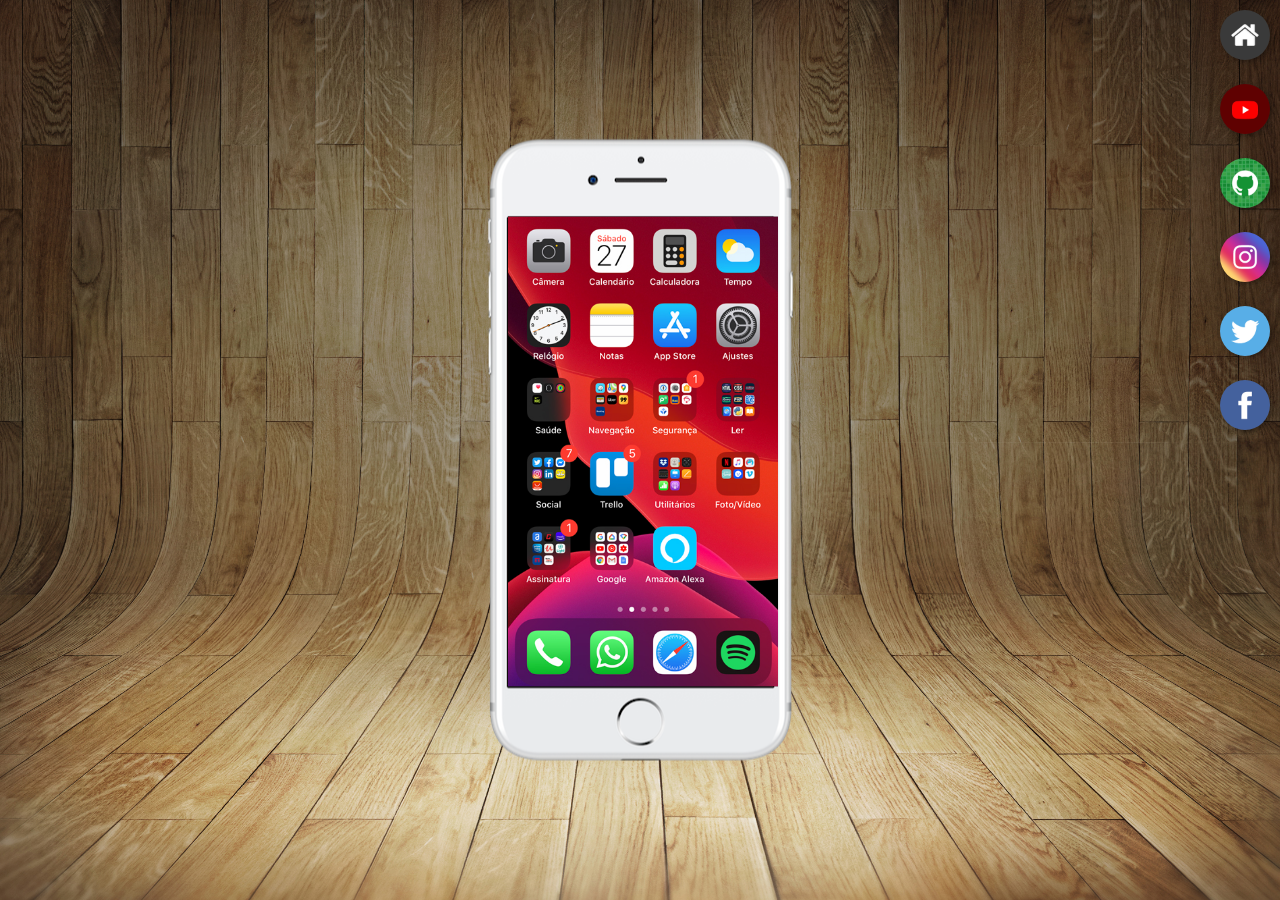
<file: index.html>
<!DOCTYPE html>
<html lang="pt-br">
<head>
    <meta charset="UTF-8">
    <meta name="viewport" content="width=device-width, initial-scale=1.0">
    <title>Projeto Social</title>
    <link rel="stylesheet" href="estilo/style.css">
</head>
<body>
    <main>
        <section id="telefone">
            <iframe src="home.html" name="tela" id="tela" frameborder="0"></iframe>

        </section>
        <section id="redes">
            <a href="home.html" target="tela"><img src="imagens/logo-home.jpg" alt="Home"></a> <br>
            <a href="#" target="tela"><img src="imagens/logo-youtube.jpg" alt="Youtube"></a> <br>
            <a href="#" target="tela"><img src="imagens/logo-github.jpg" alt="GitHub"></a> <br>
            <a href="#" target="tela"><img src="imagens/logo-instagram.jpg" alt="Instagram"></a> <br>
            <a href="#" target="tela"><img src="imagens/logo-twitter.jpg" alt="Twitter"></a> <br>
            <a href="#" target="tela"><img src="imagens/logo-facebook.jpg" alt="Facebook"></a>
        </section>
    </main>
</body>
</html>
</file>
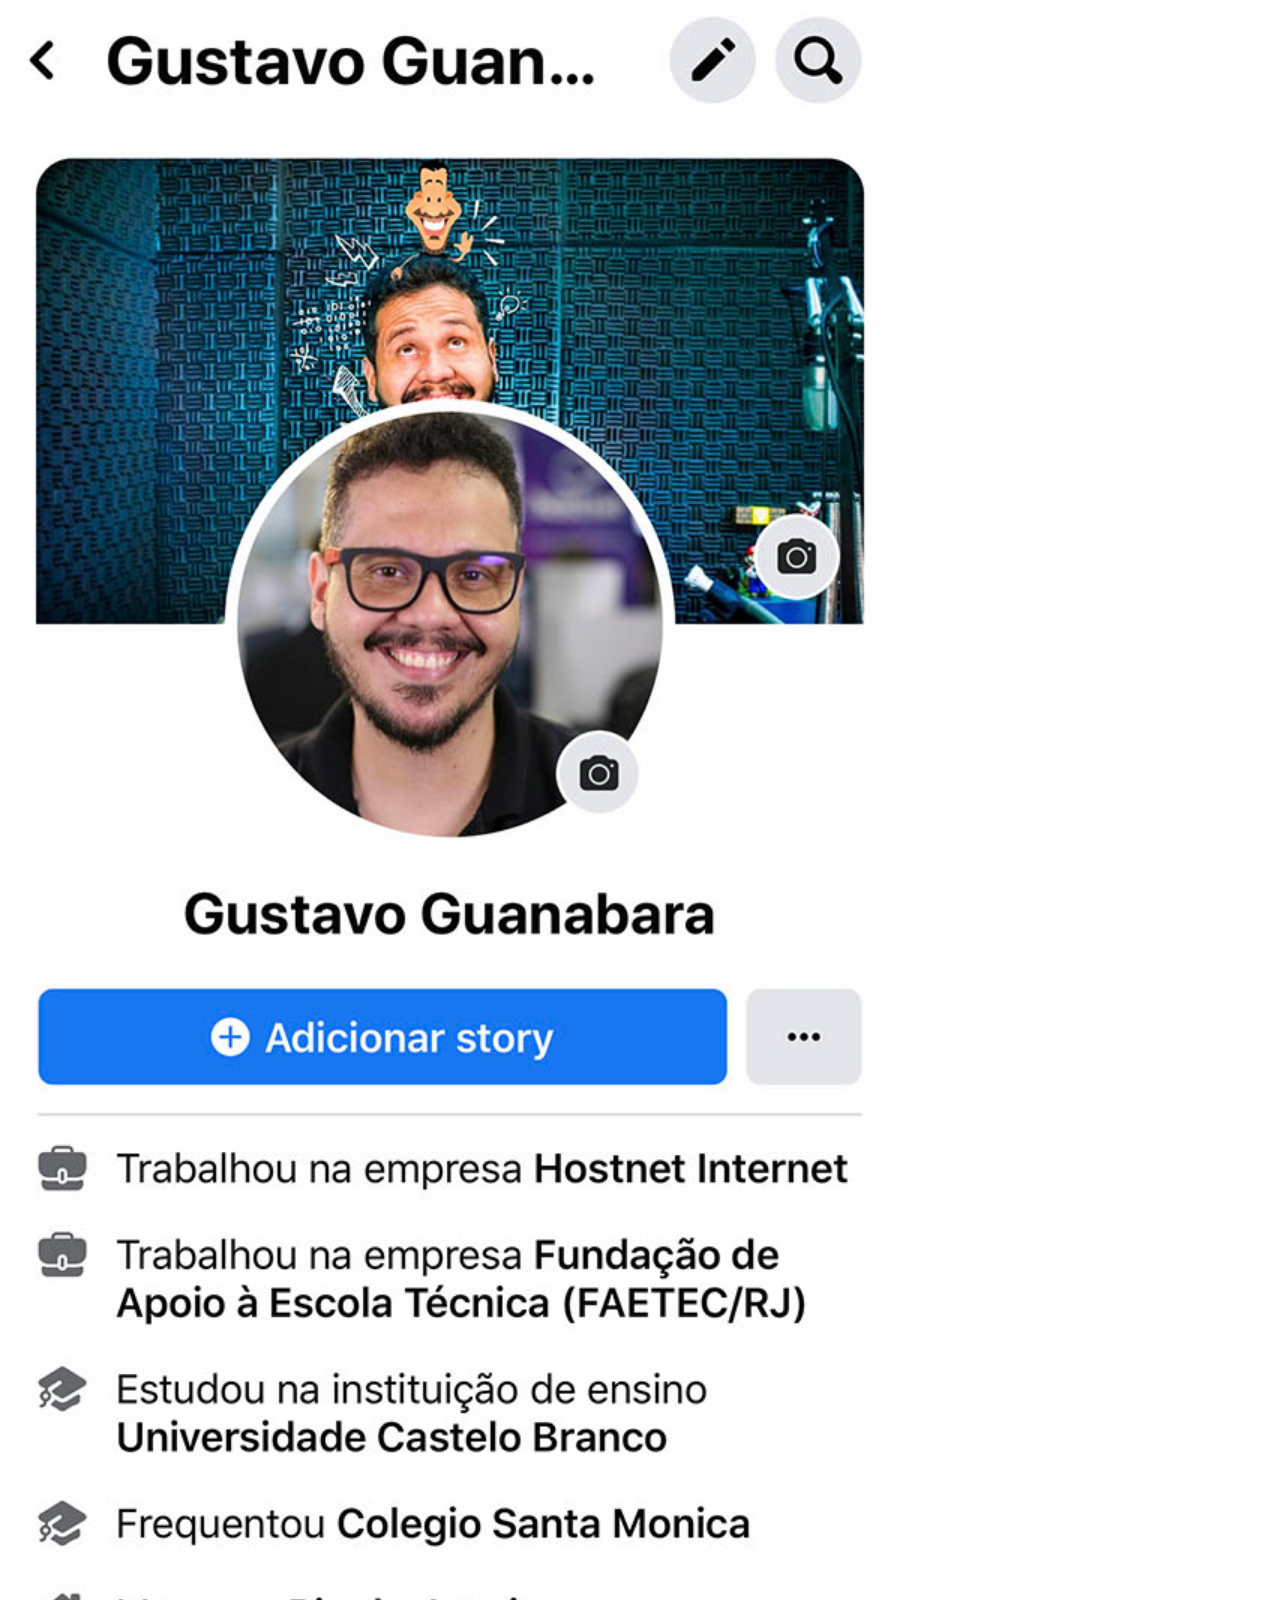
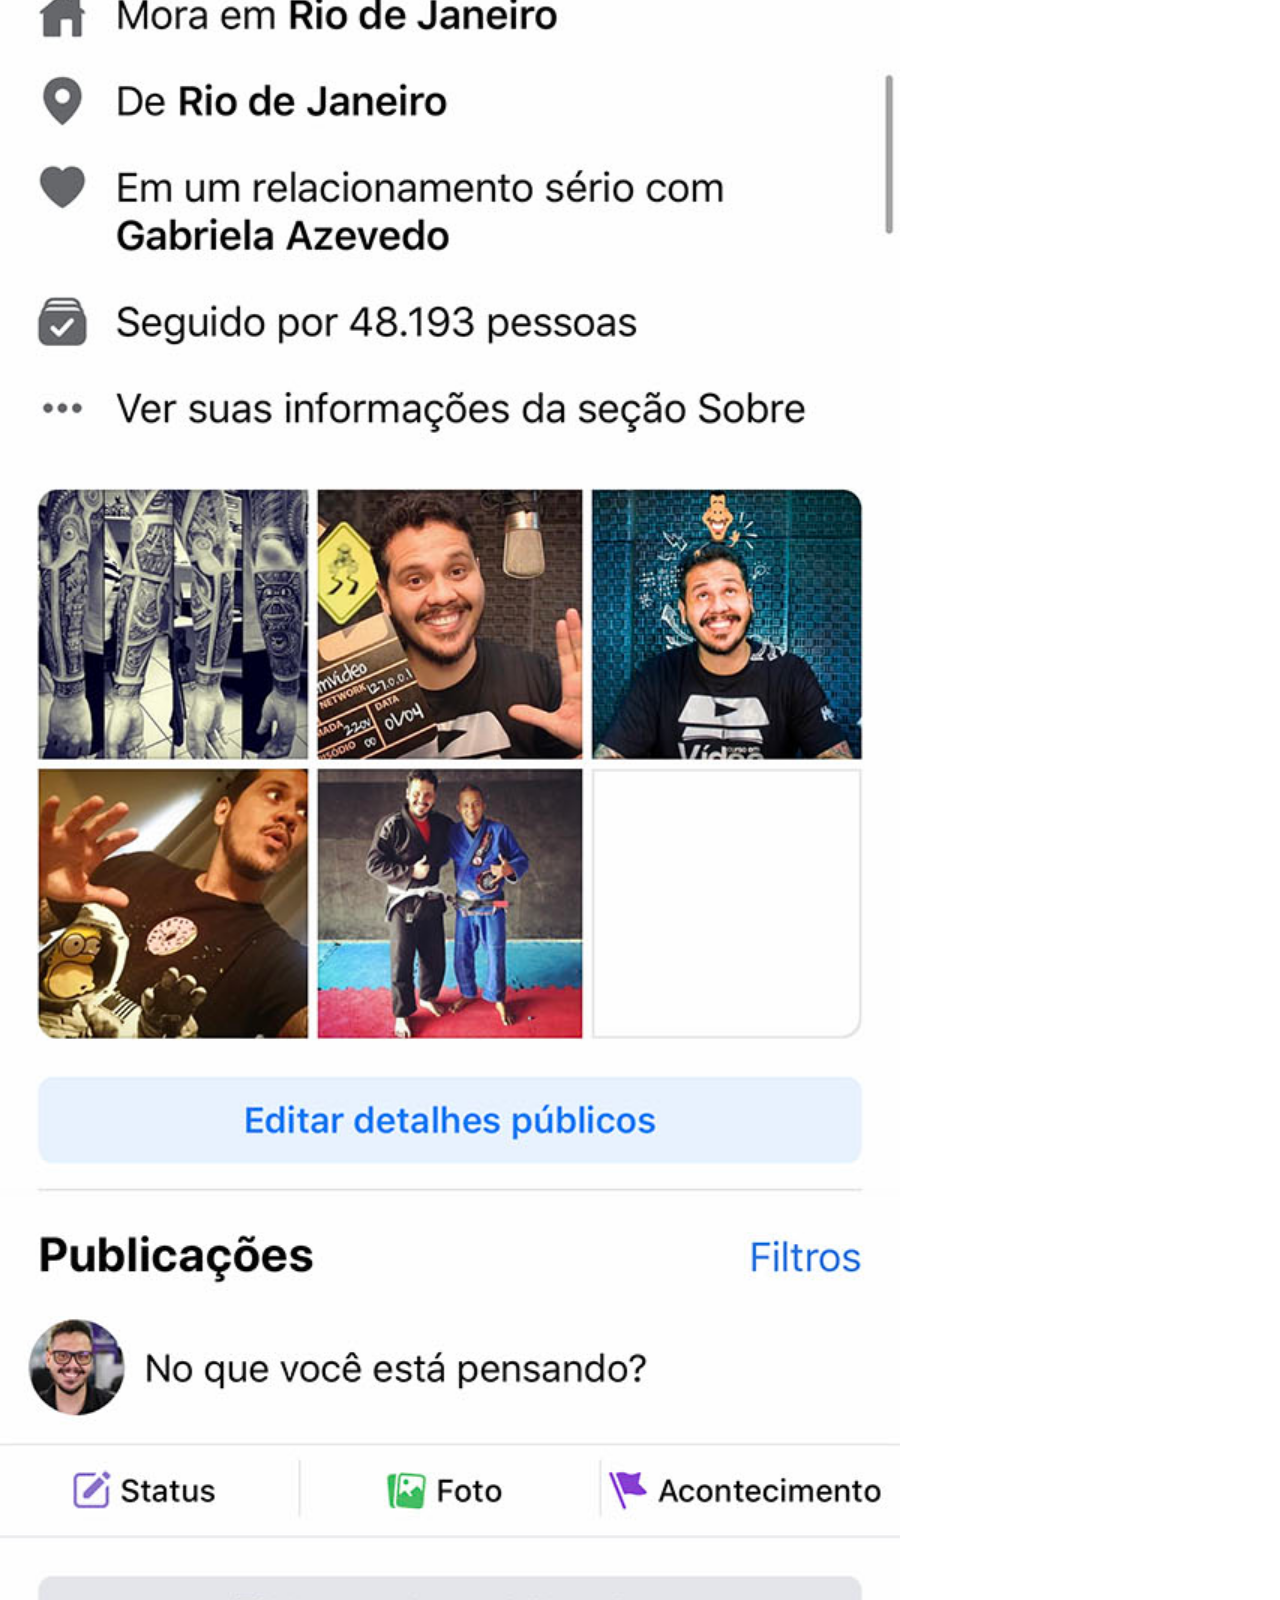
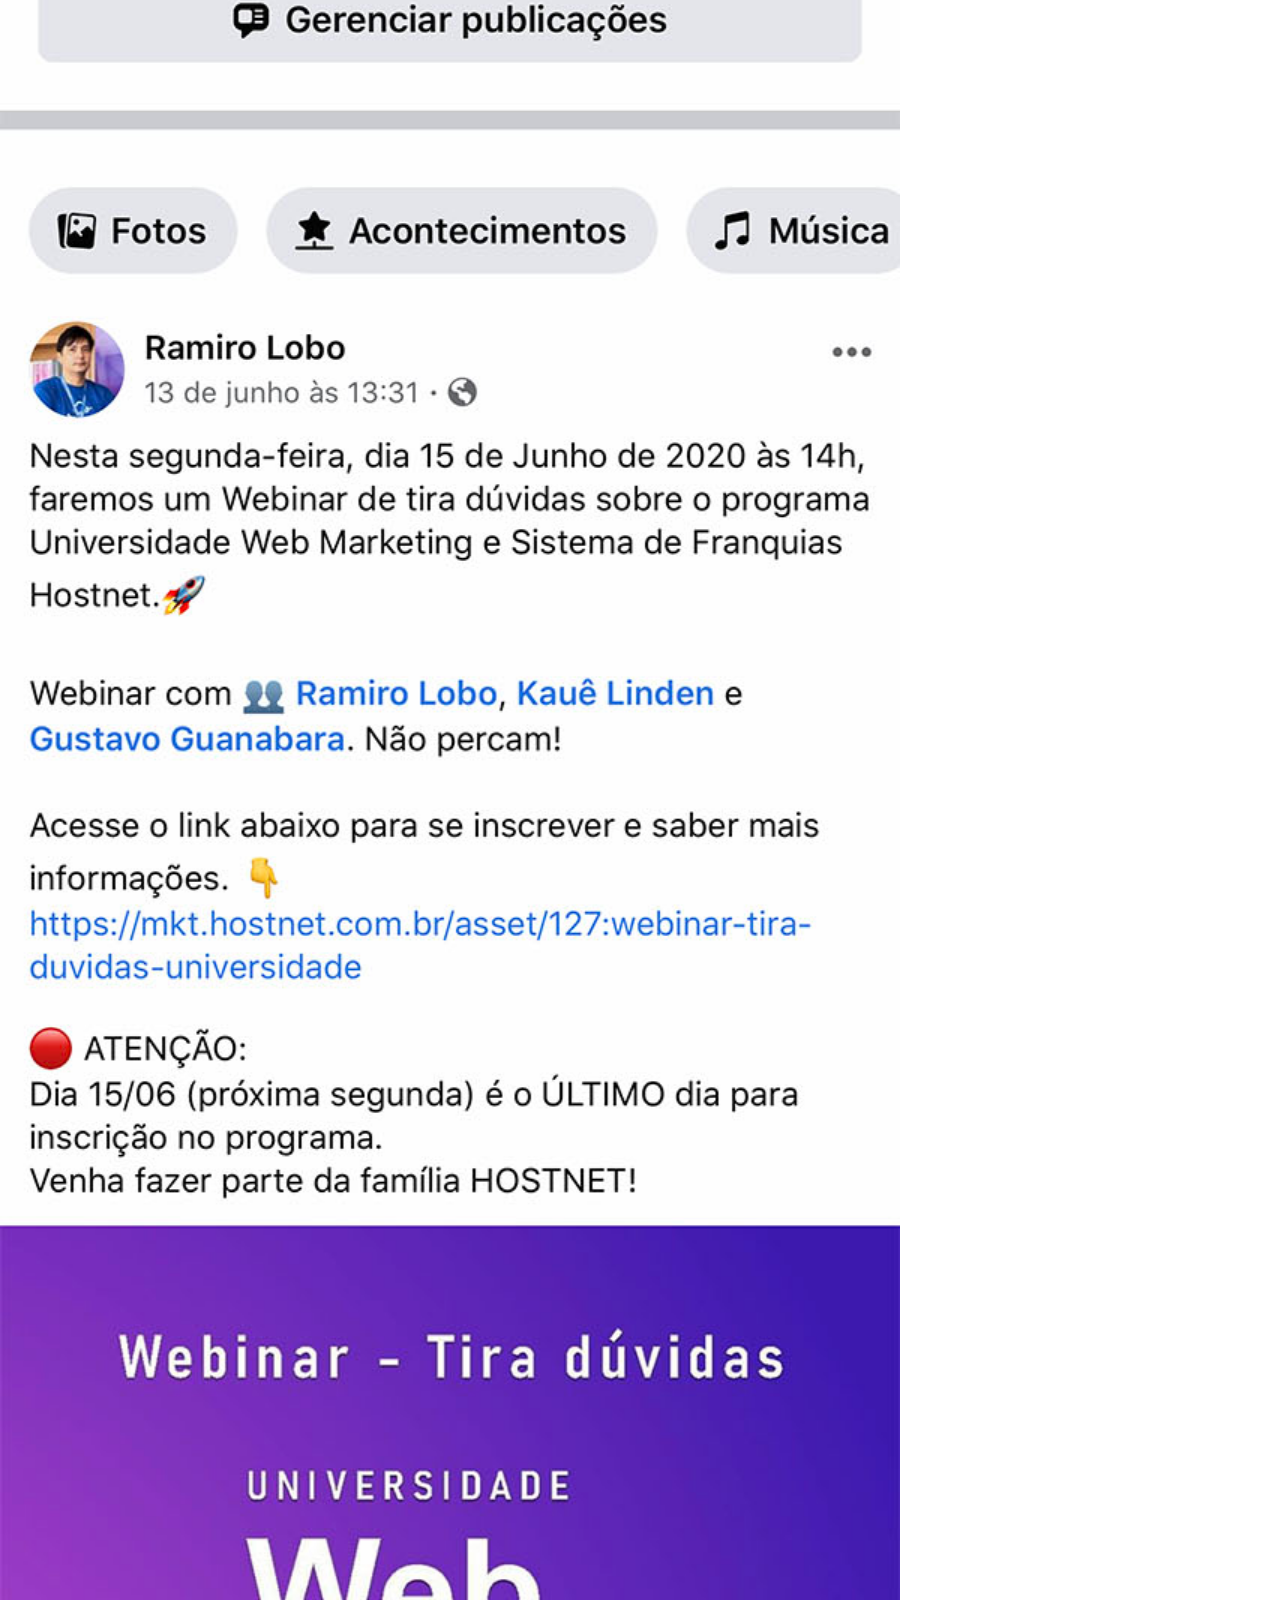
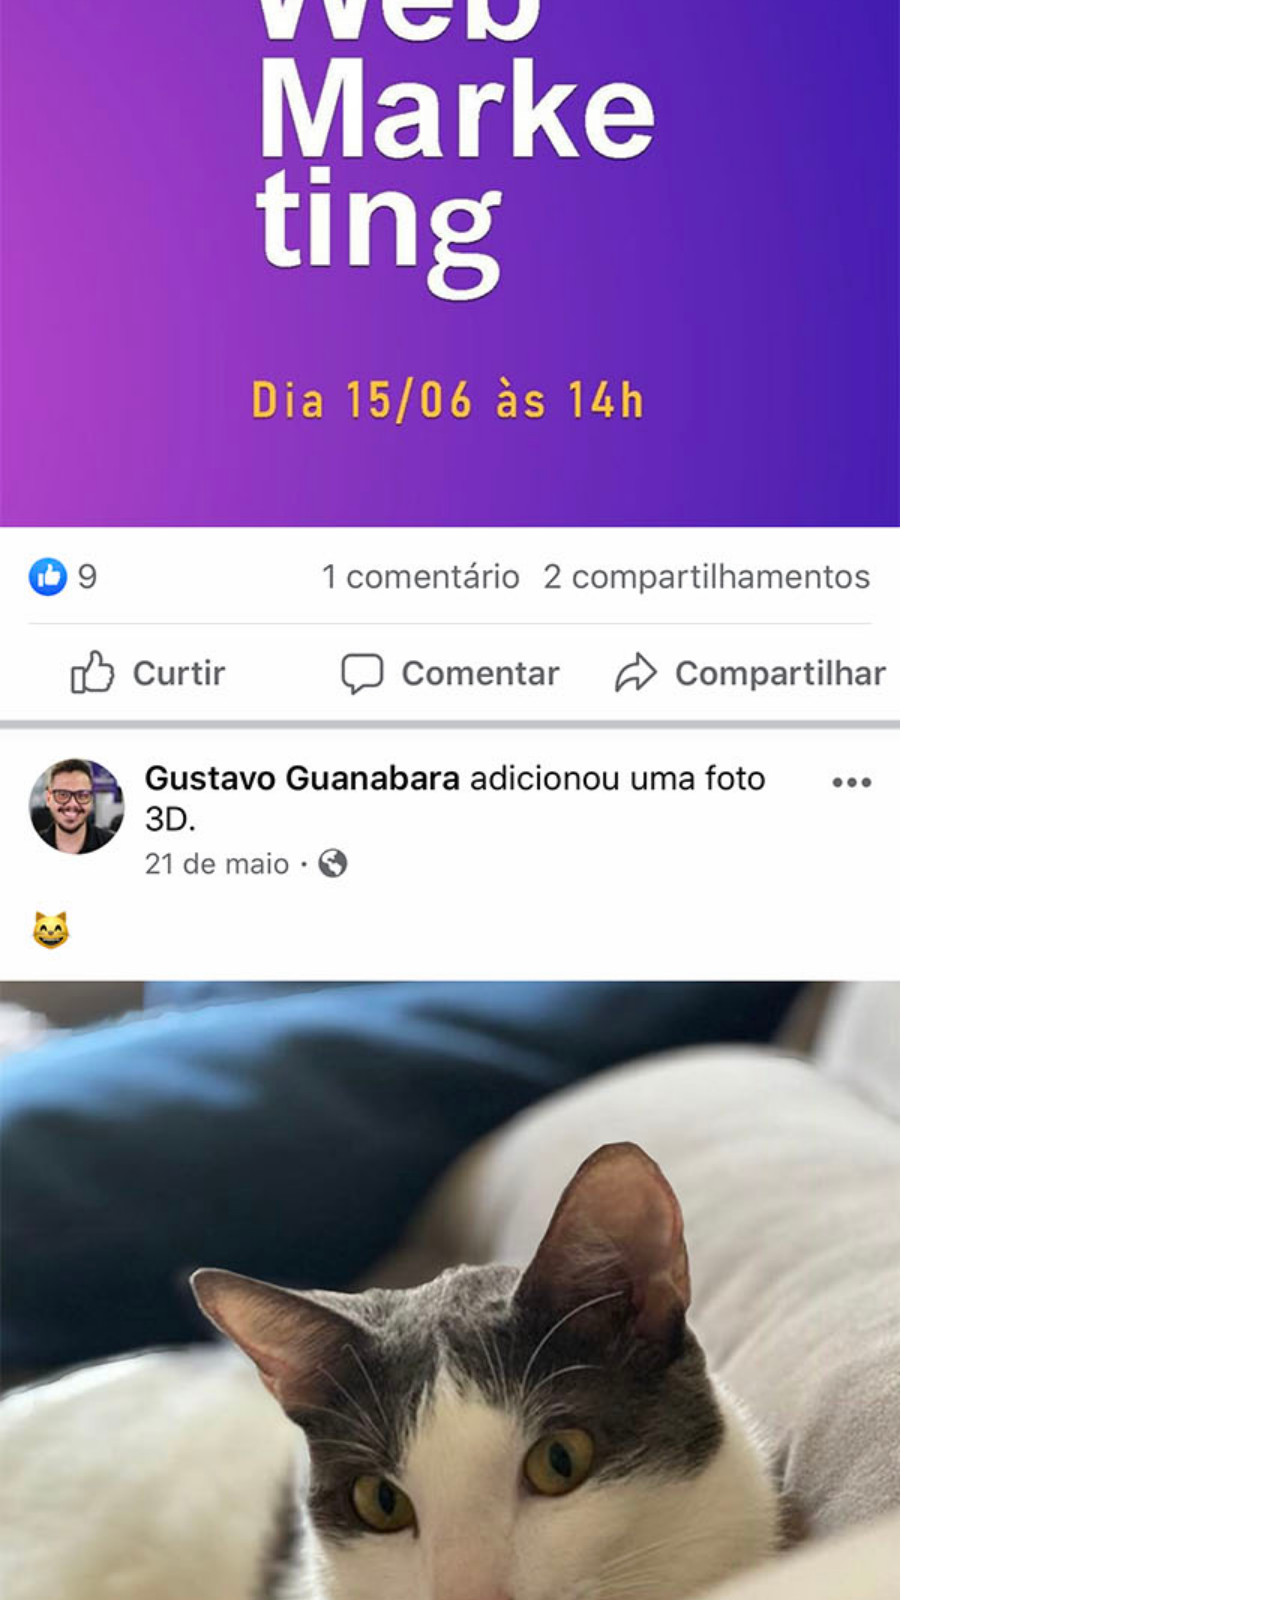
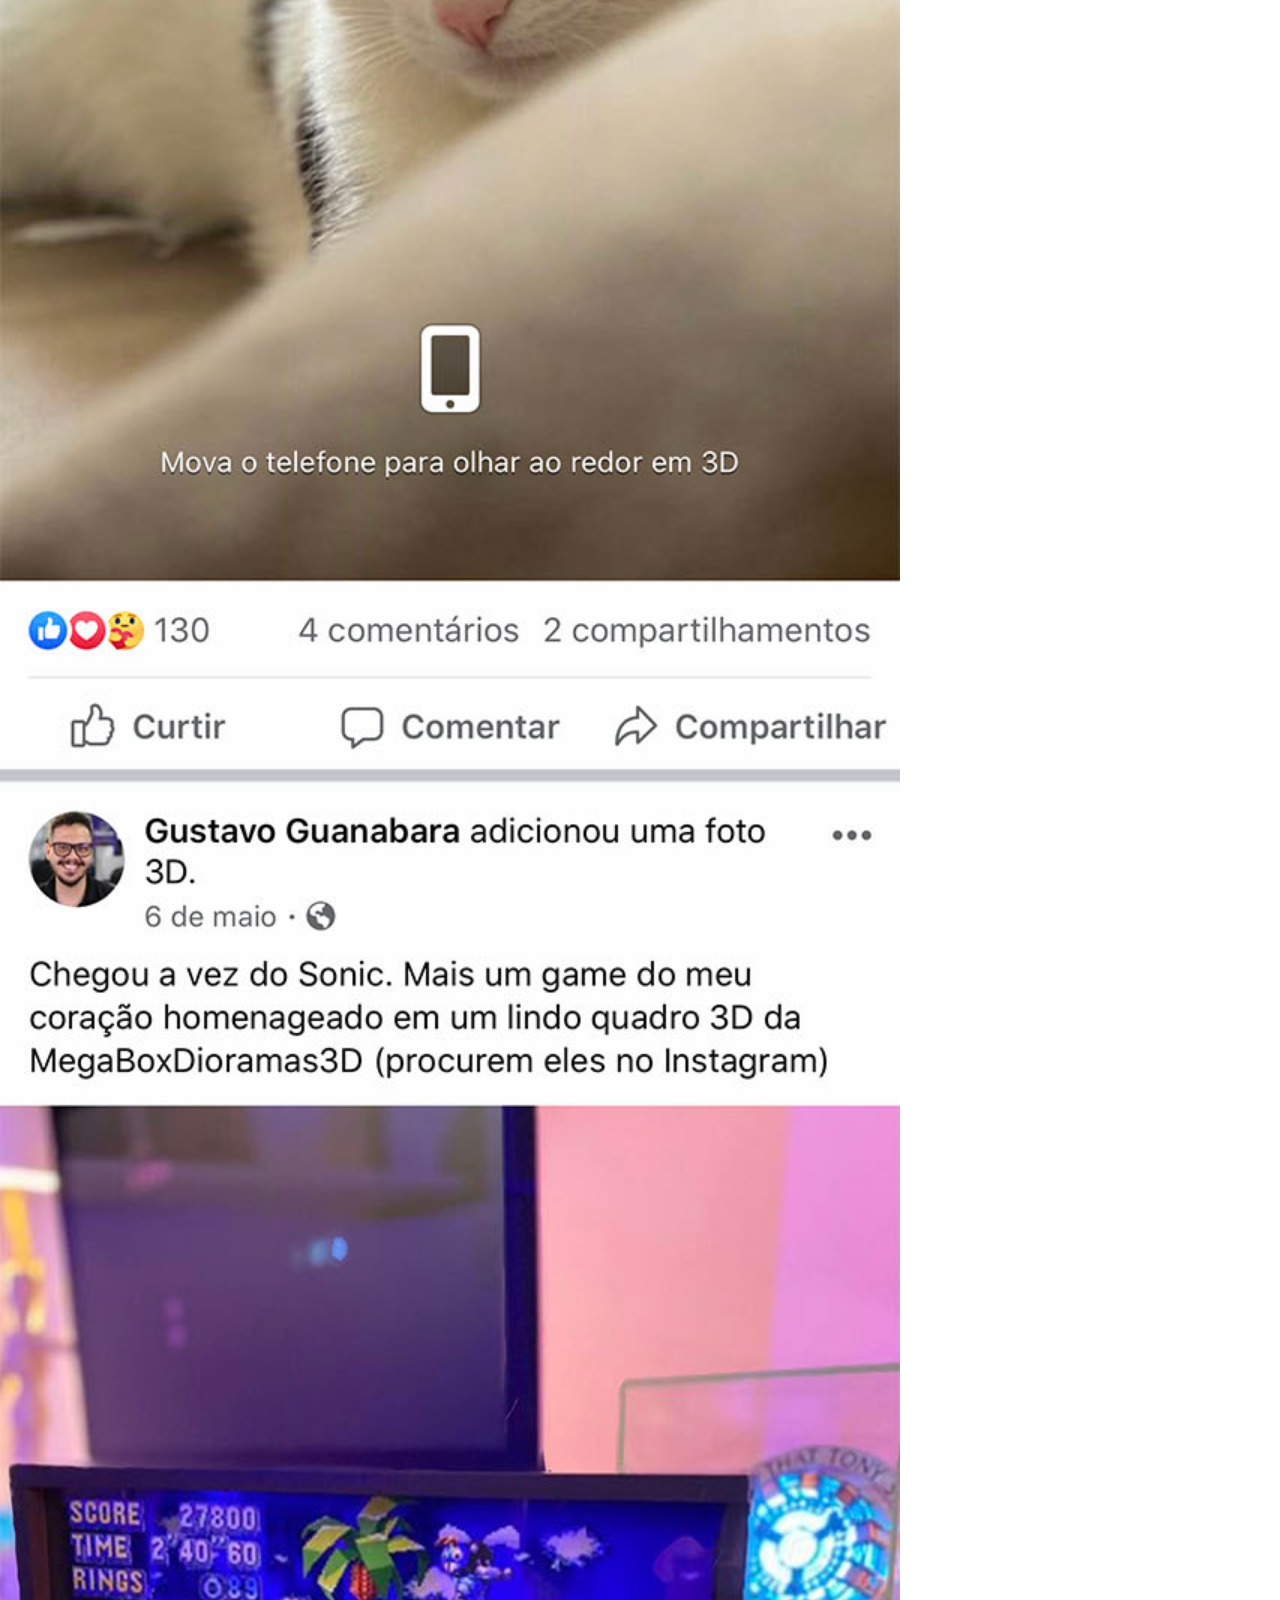
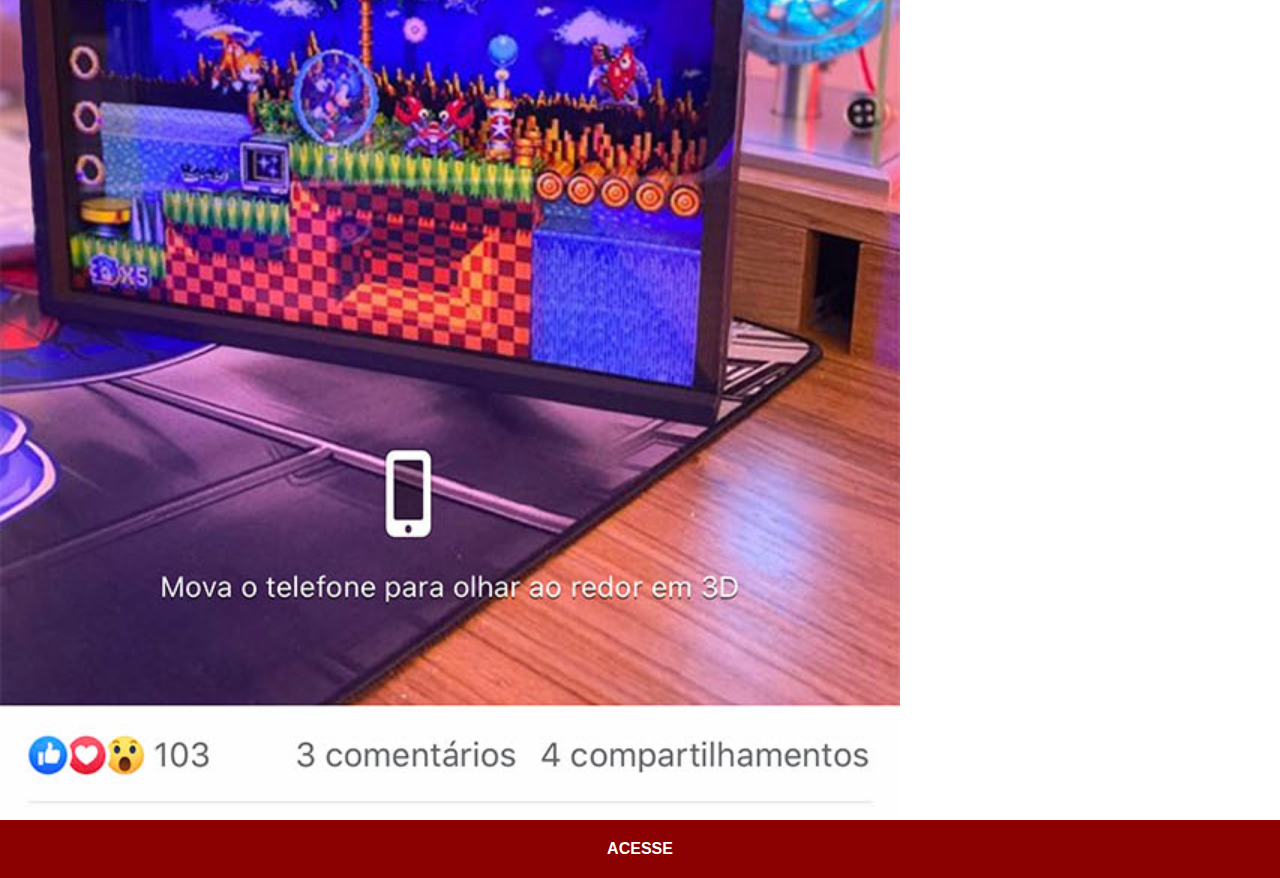
<file: facebook.html>
<!DOCTYPE html>
<html lang="pt-br">
<head>
    <meta charset="UTF-8">
    <meta name="viewport" content="width=device-width, initial-scale=1.0">
    <title>Facebook</title>
    <link rel="stylesheet" href="estilo/social.css">
</head>
<body>
    <img src="imagens/tela-facebook.jpg" alt="Facebook">
    <a href="https://www.facebook.com/gustavoguanabara/?locale=pt_BR" target="_blank">ACESSE</a>
</body>
</html>
</file>
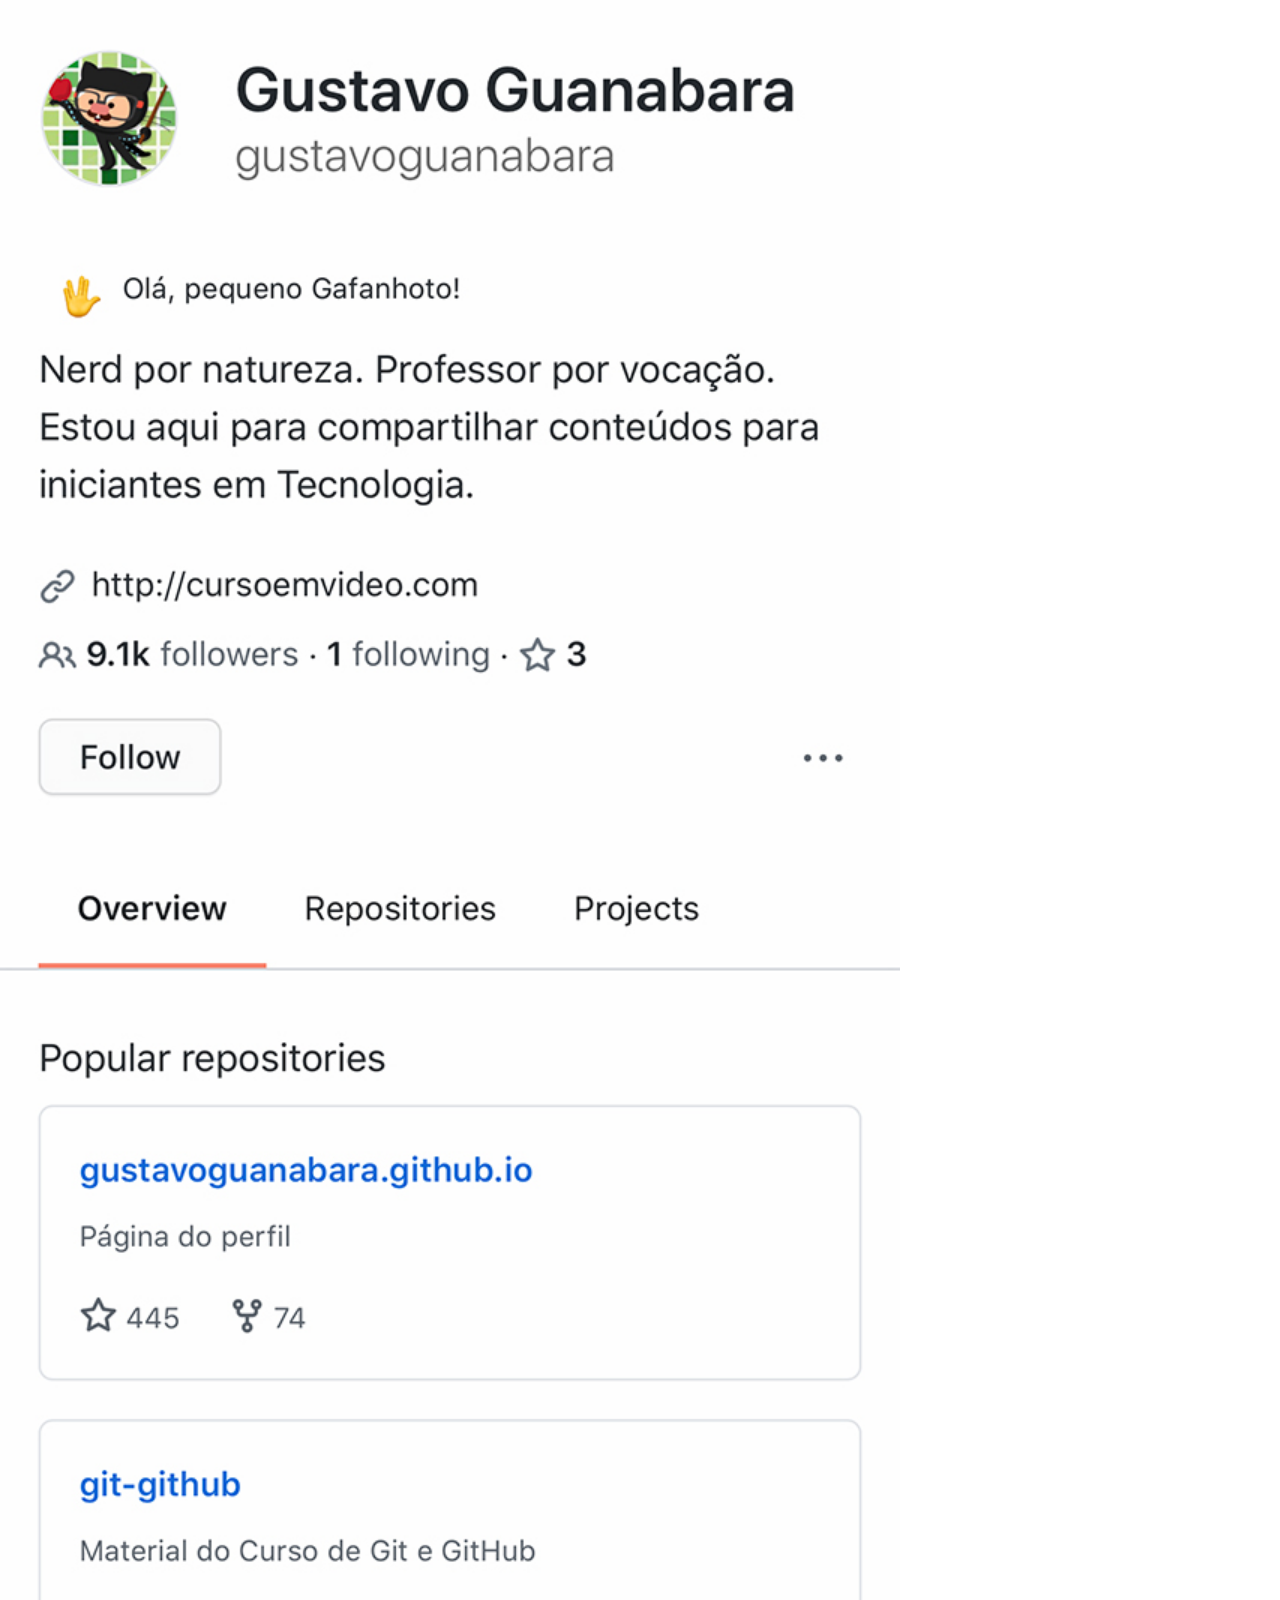
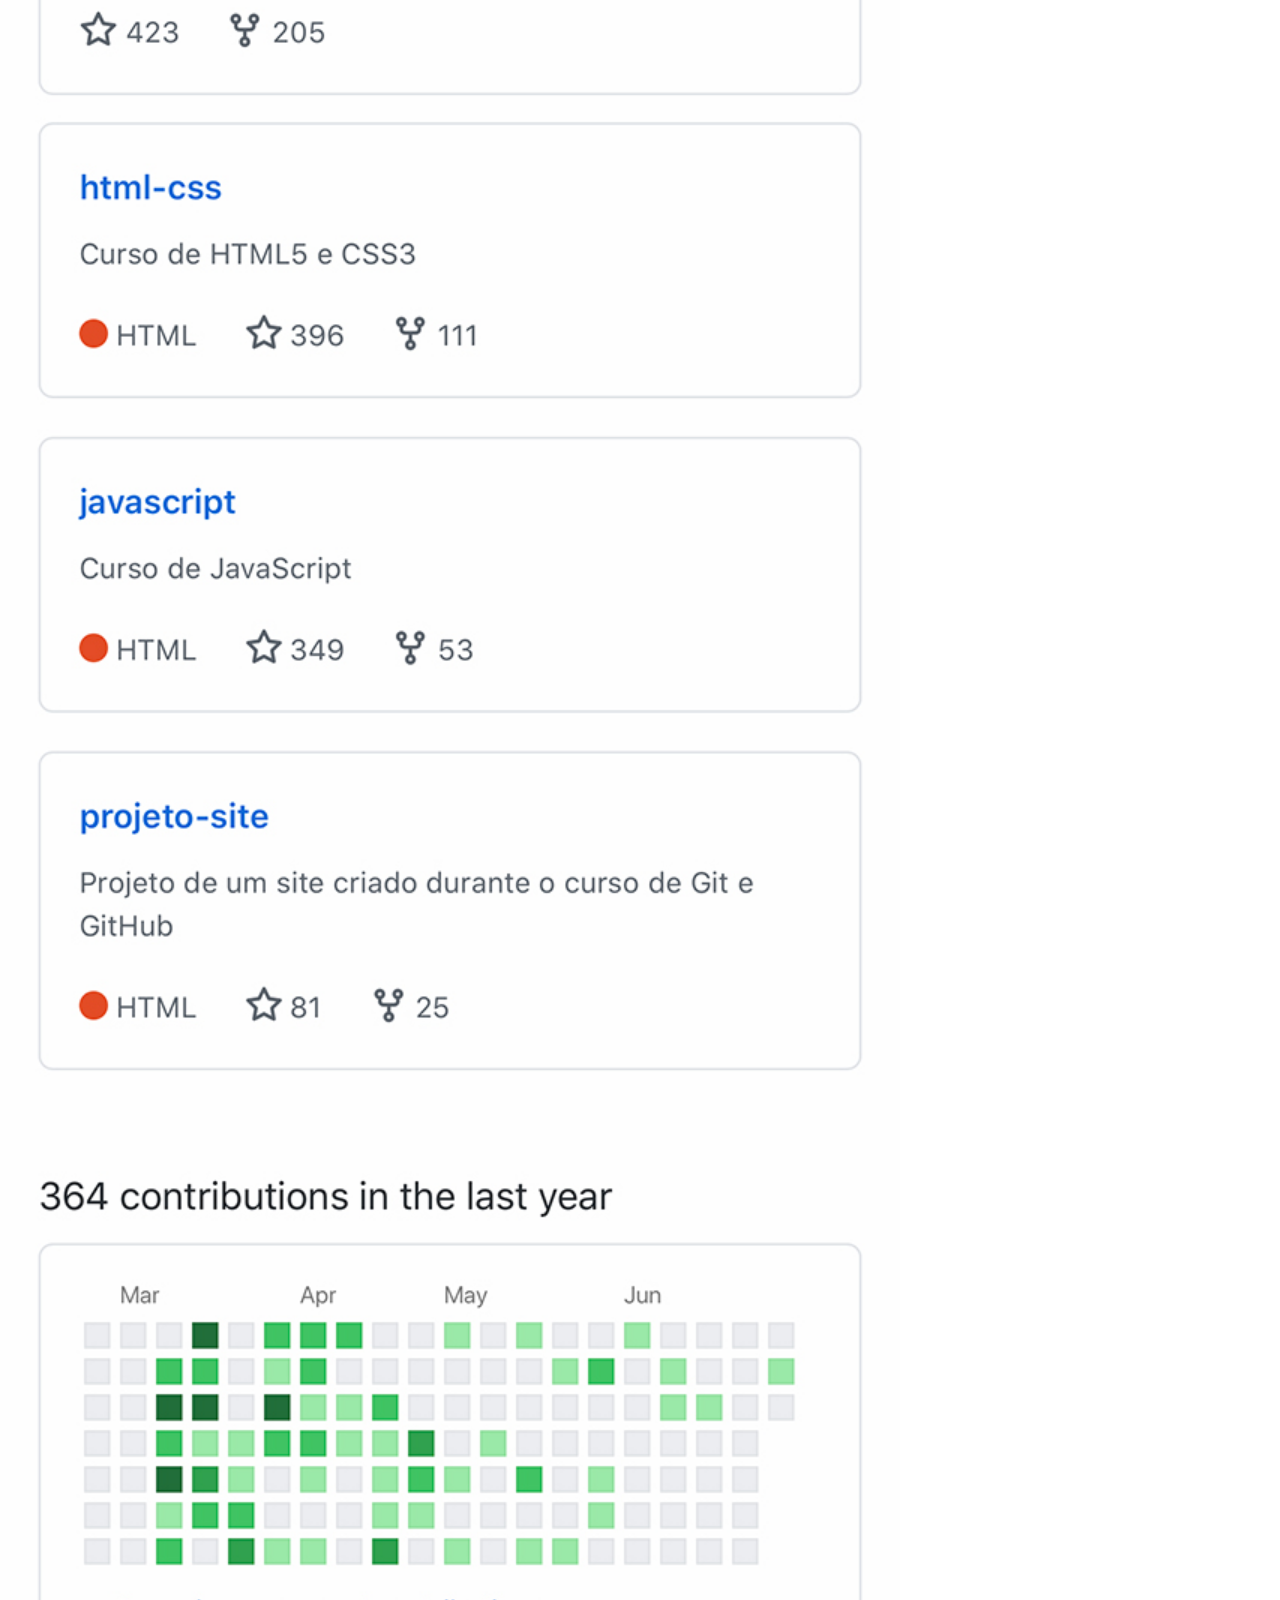
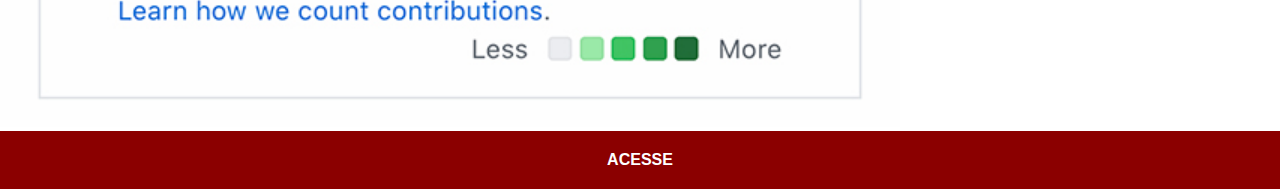
<file: github.html>
<!DOCTYPE html>
<html lang="pt-br">
<head>
    <meta charset="UTF-8">
    <meta name="viewport" content="width=device-width, initial-scale=1.0">
    <title>GitHub</title>
    <link rel="stylesheet" href="estilo/social.css">
</head>
<body>
    <img src="imagens/tela-github.jpg" alt=""GitHub>
    <a href="https://github.com/gustavoguanabara" target="_blank">ACESSE</a>
</body>
</html>
</file>
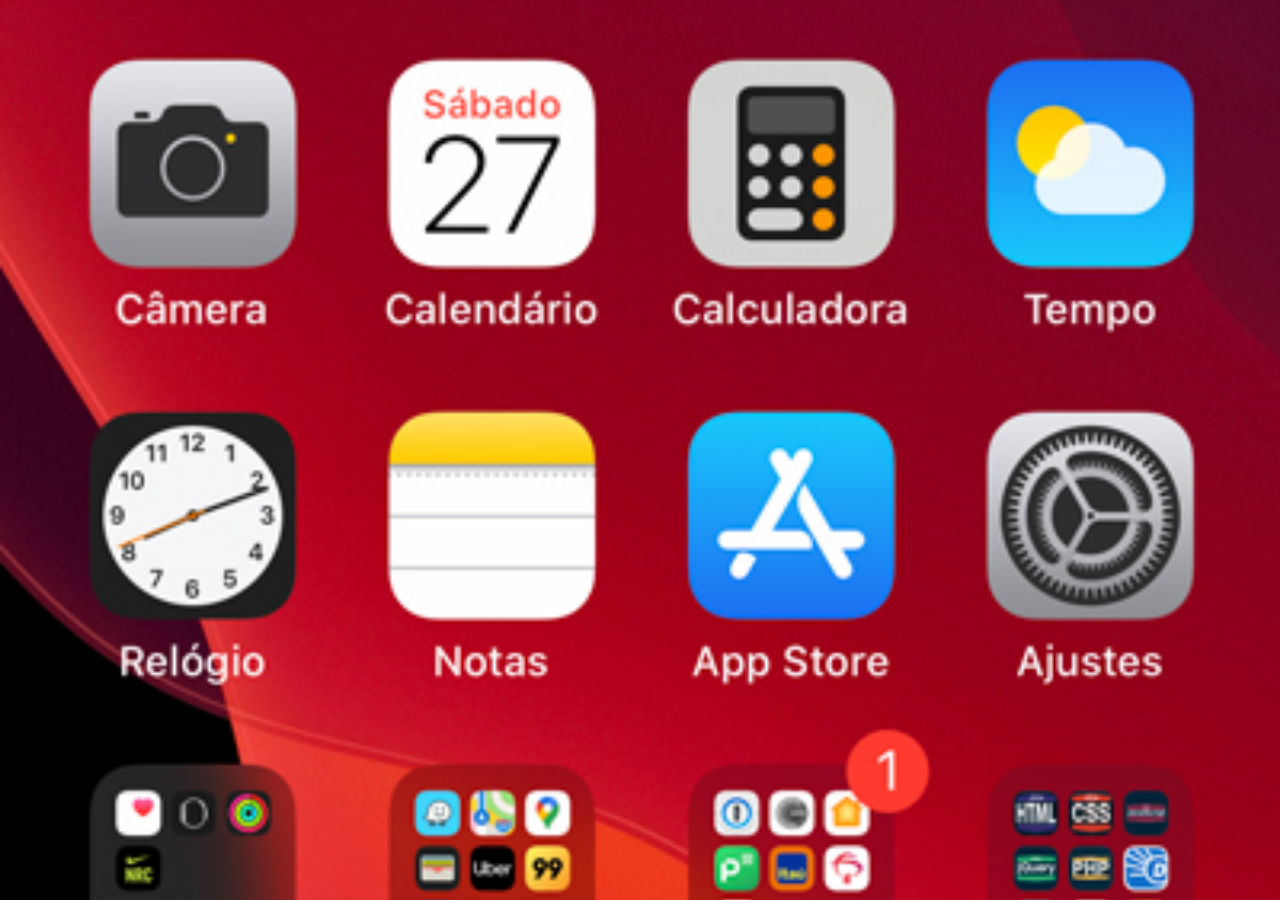
<file: home.html>
<!DOCTYPE html>
<html lang="pt-br">
<head>
    <meta charset="UTF-8">
    <meta name="viewport" content="width=device-width, initial-scale=1.0">
    <title>Home</title>
</head>
<style>
    * {
        margin: 0px;
        padding: 0px;
    }

    body {
        width: 100vw;
        height: 100vh;
        background: black url('imagens/tela-home.jpg') no-repeat top center;
        background-size: cover;
    }
</style>
<body>
    
</body>
</html>
</file>
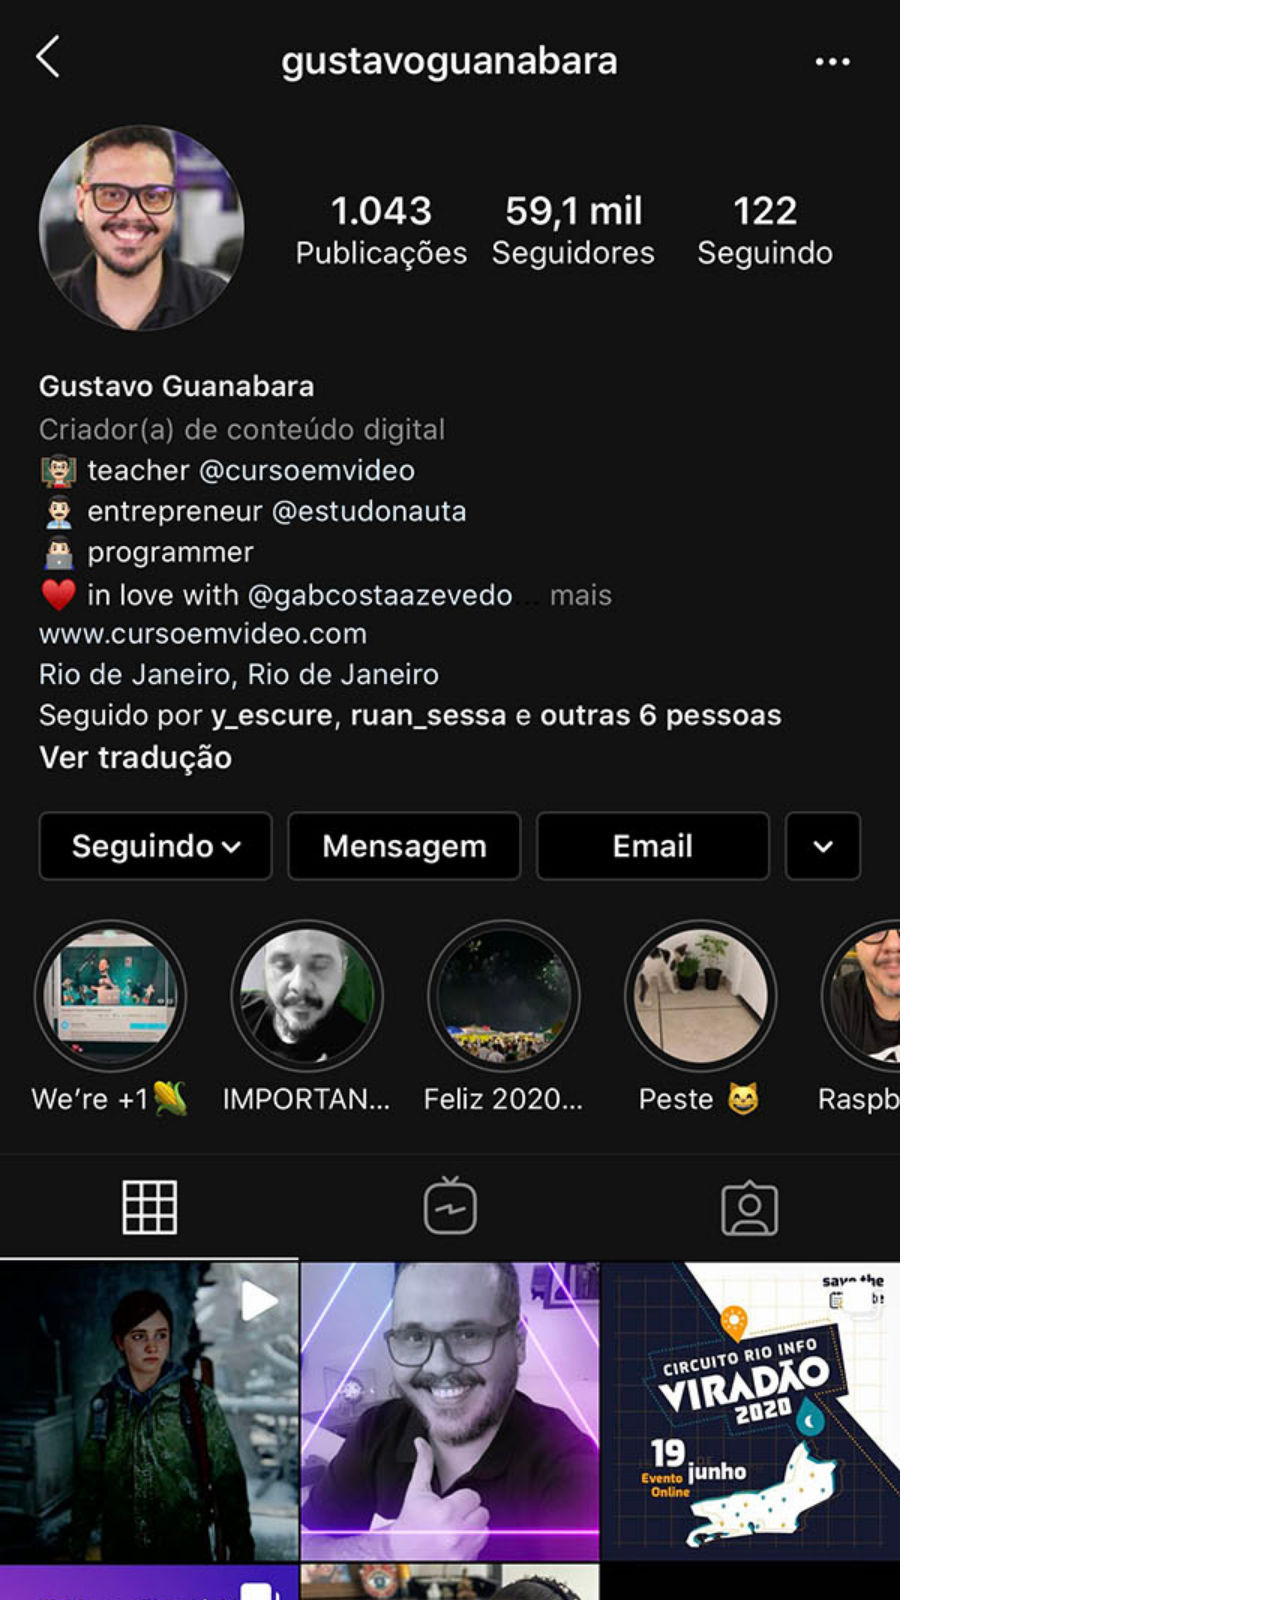
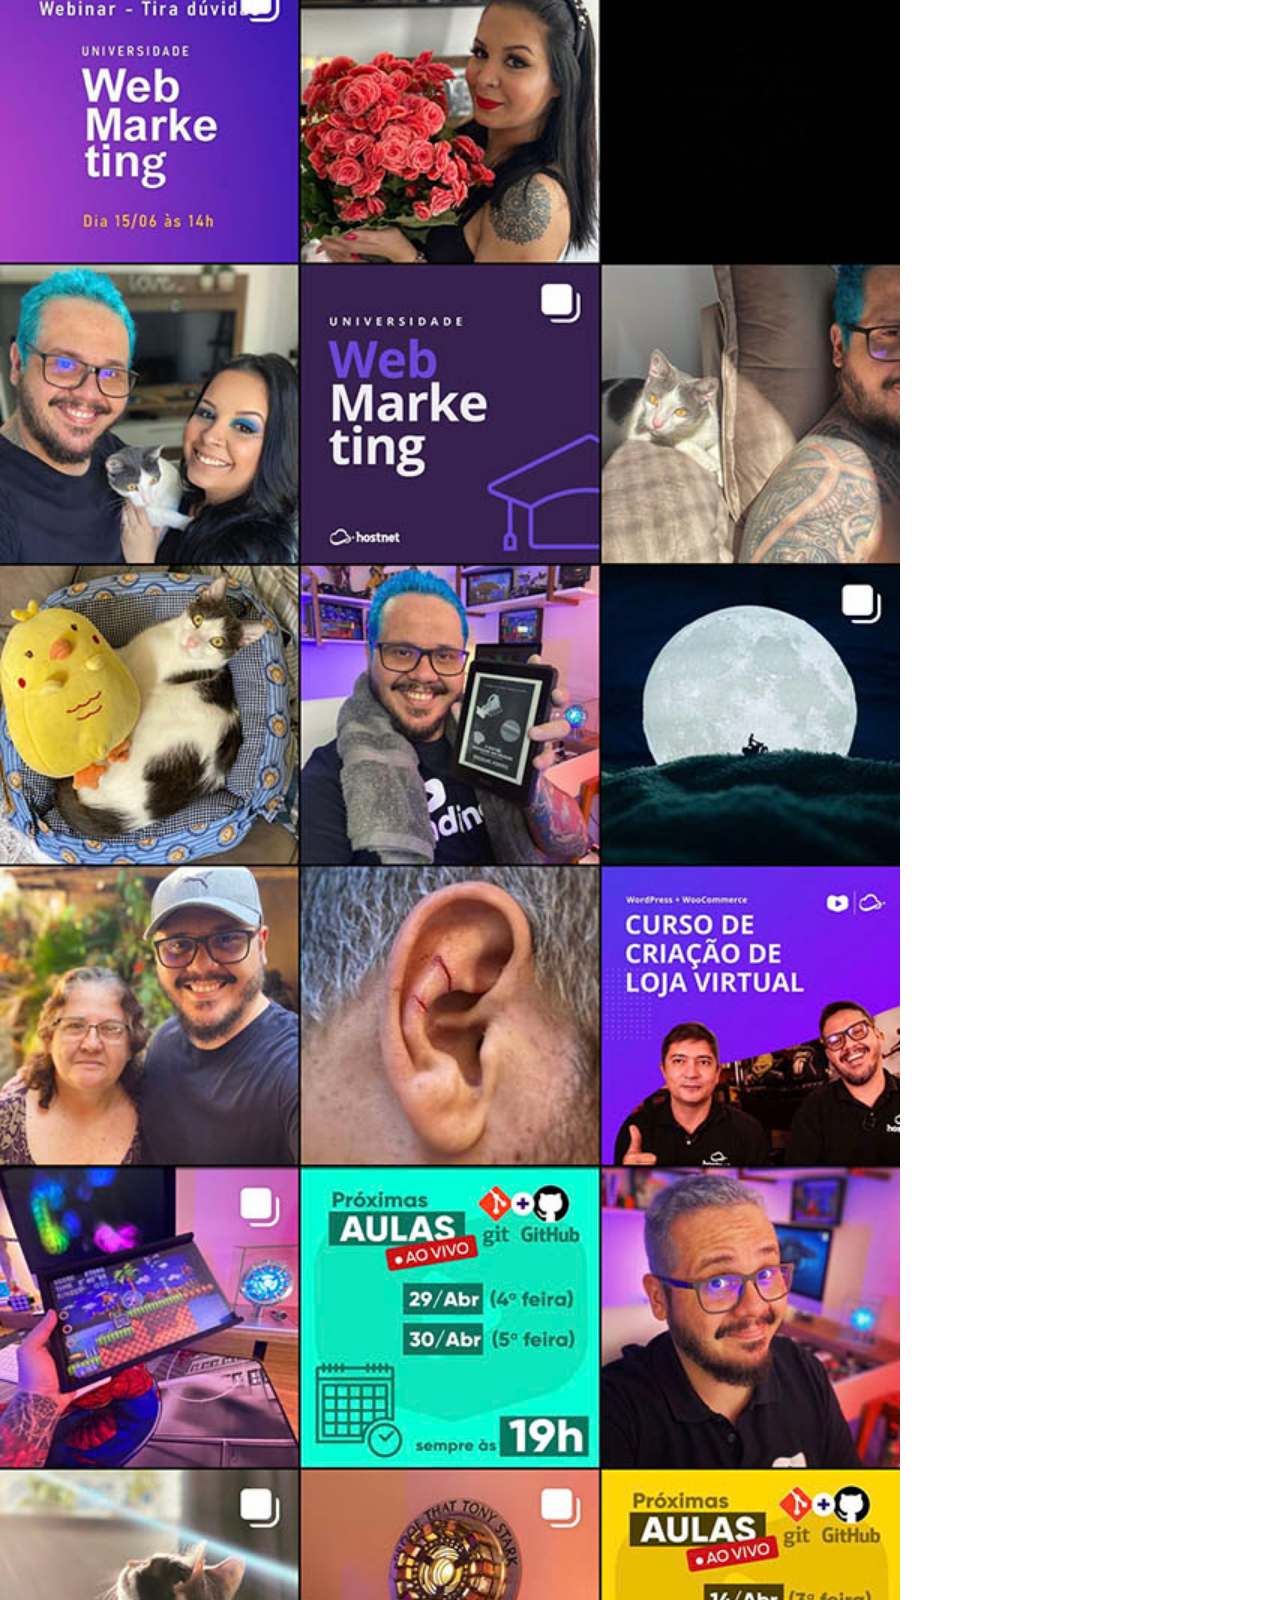
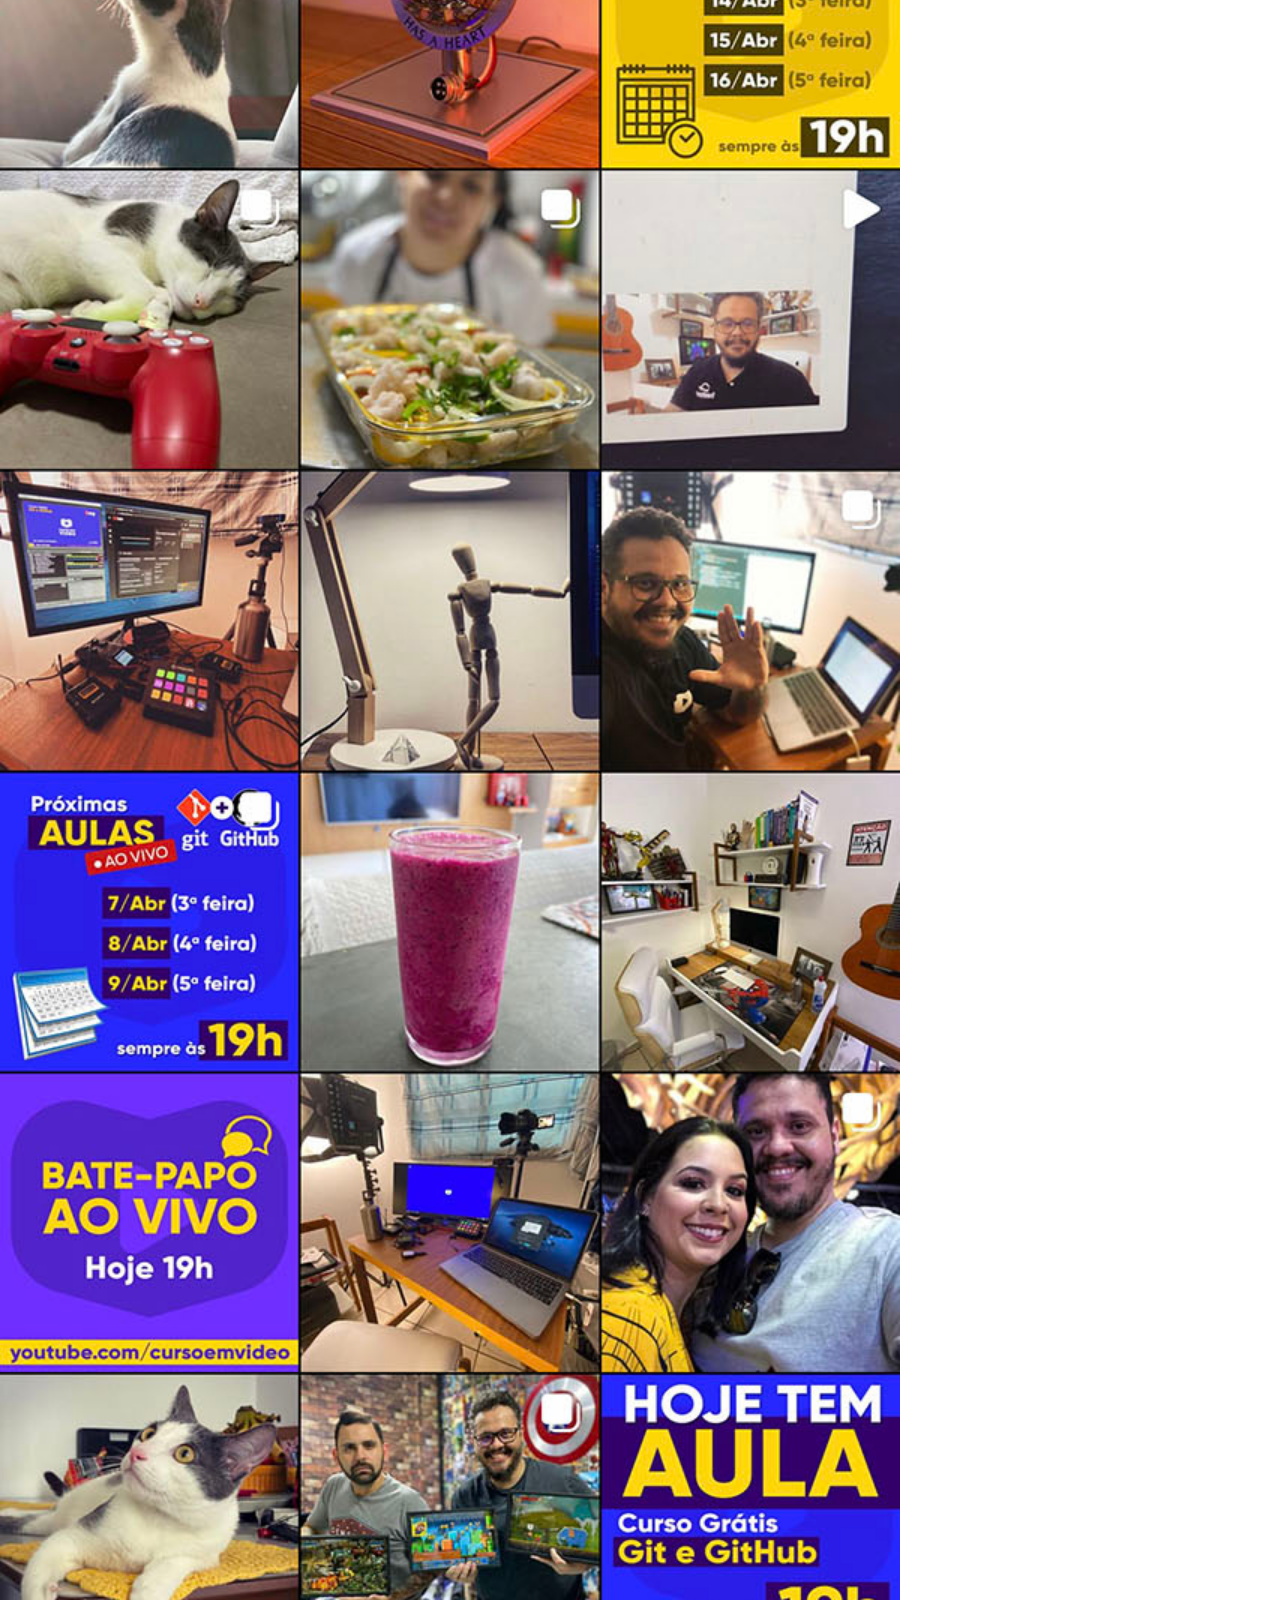
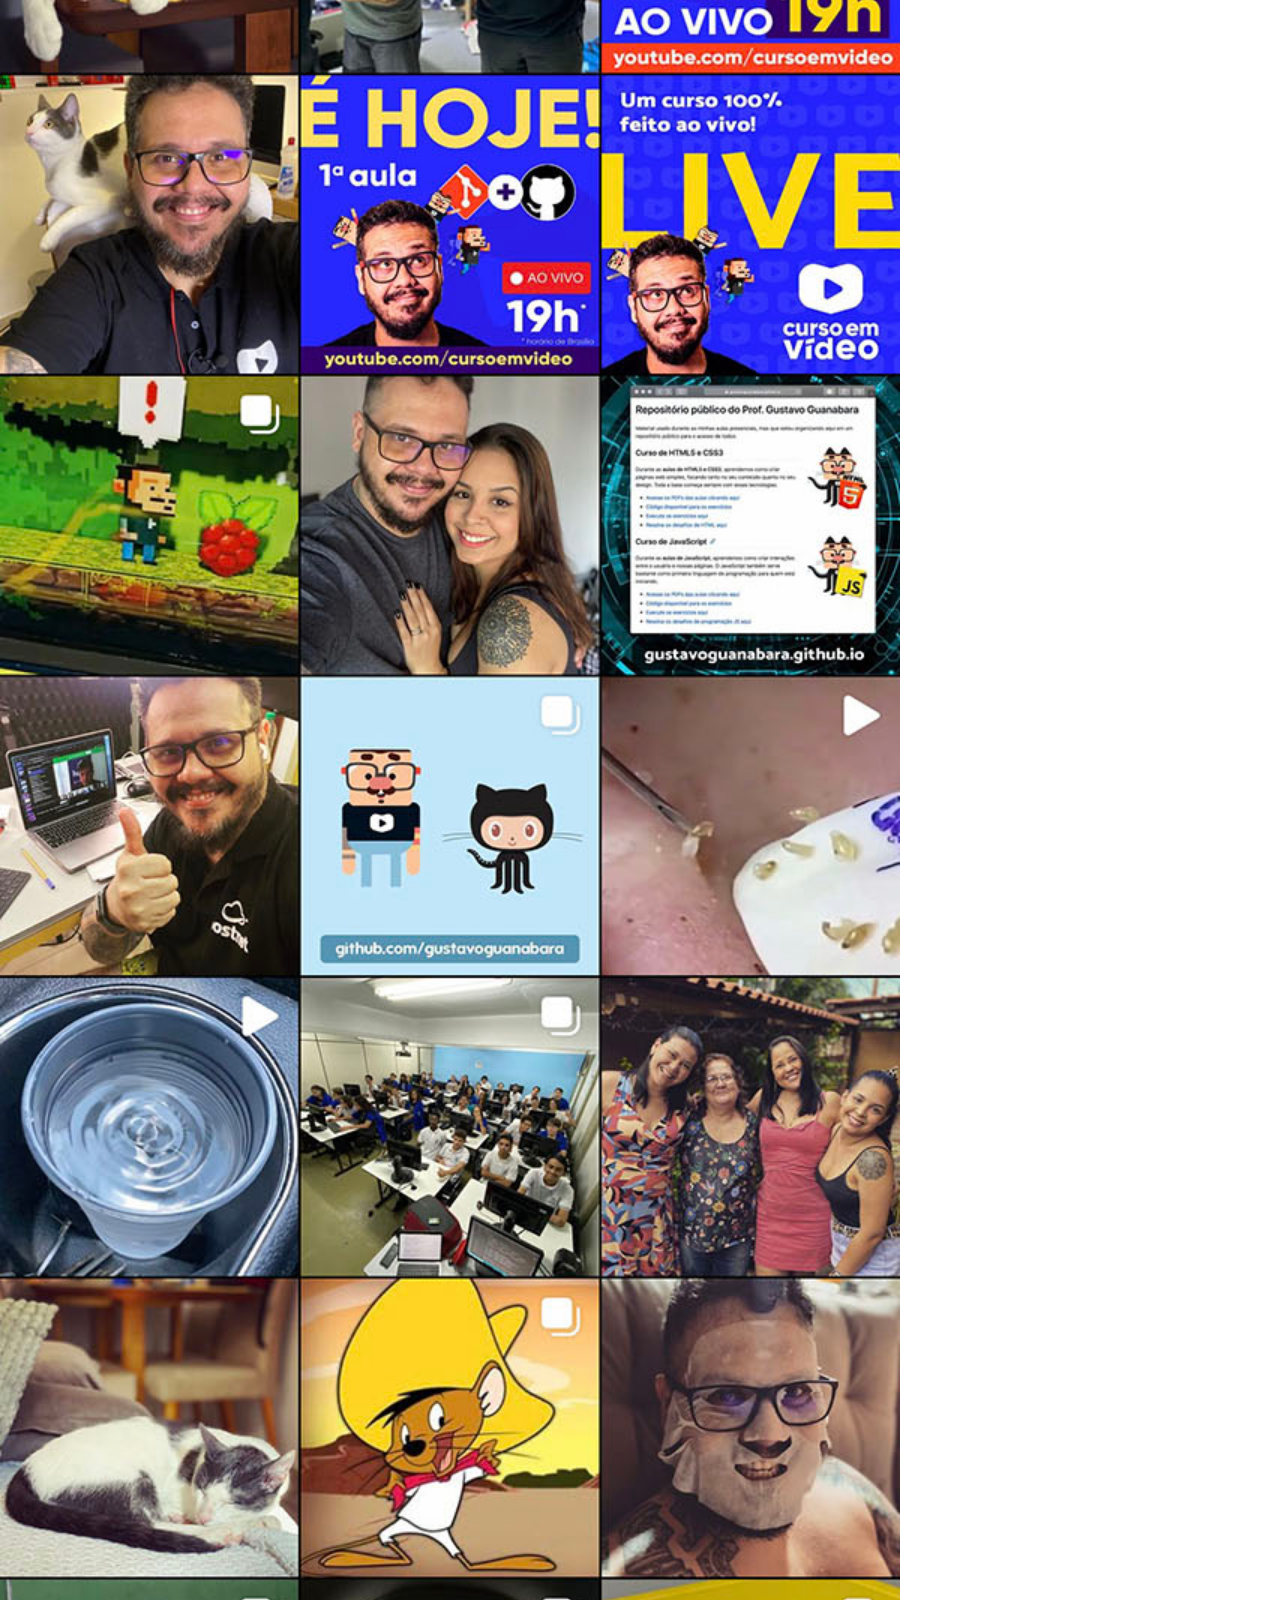
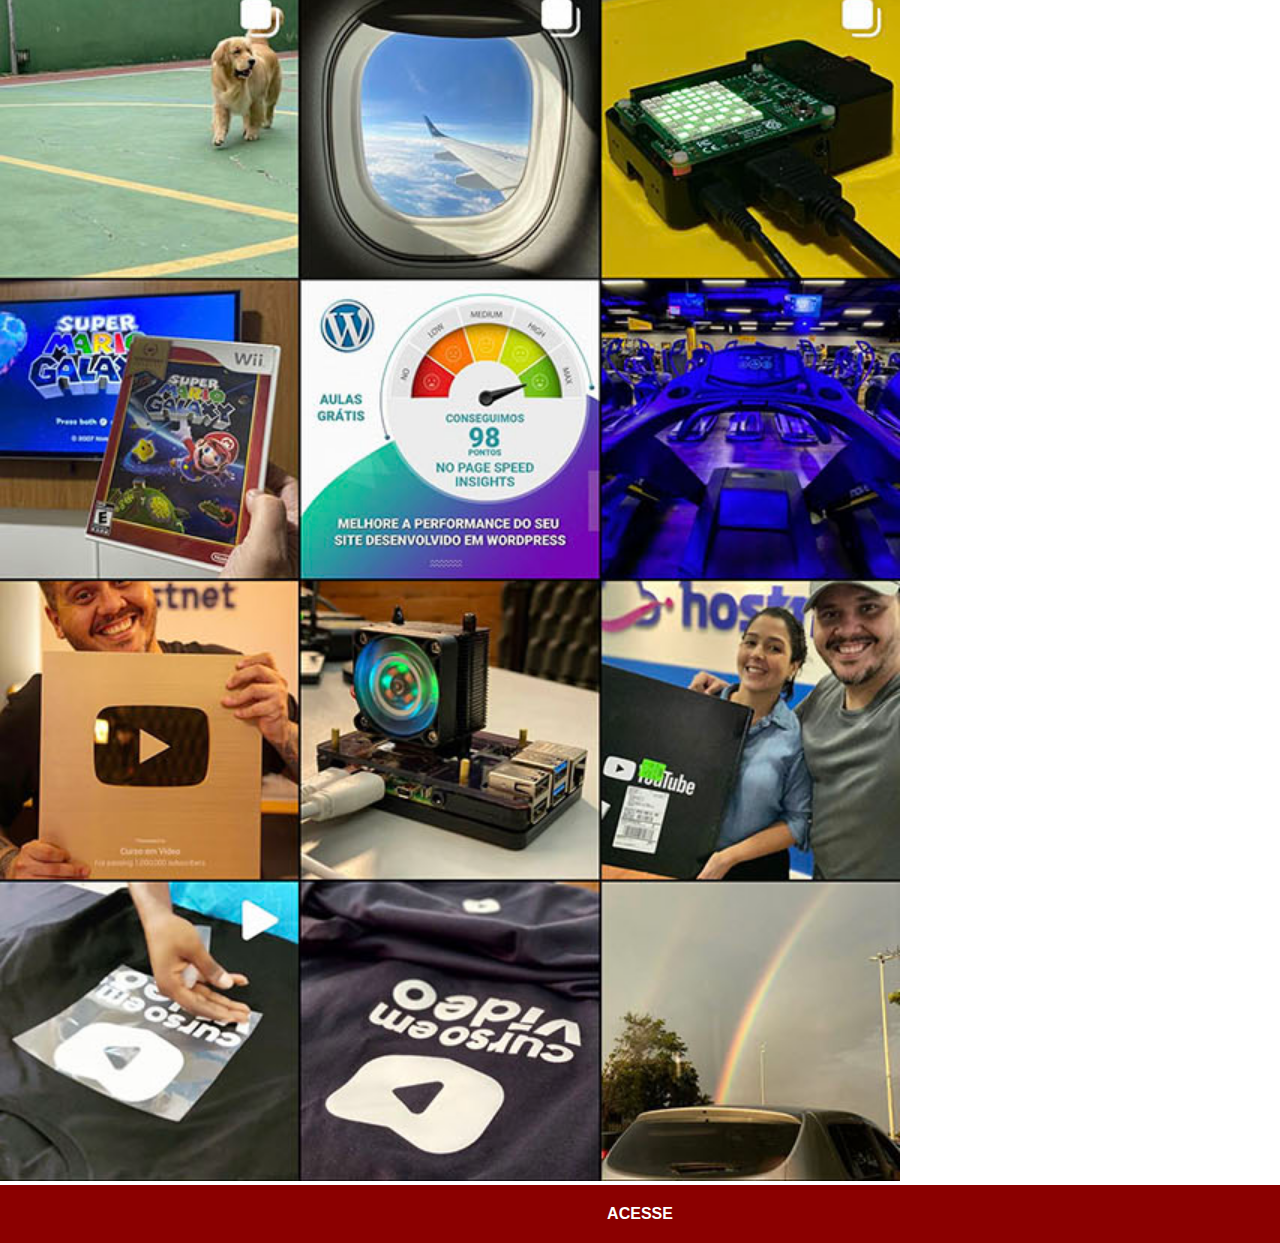
<file: instagram.html>
<!DOCTYPE html>
<html lang="pt-br">
<head>
    <meta charset="UTF-8">
    <meta name="viewport" content="width=device-width, initial-scale=1.0">
    <title>Insta</title>
    <link rel="stylesheet" href="estilo/social.css">
</head>
<body>
    <img src="imagens/tela-instagram.jpg" alt="Insta">
    <a href="https://www.instagram.com/gustavoguanabara/" target="_blank">ACESSE</a>
</body>
</html>
</file>
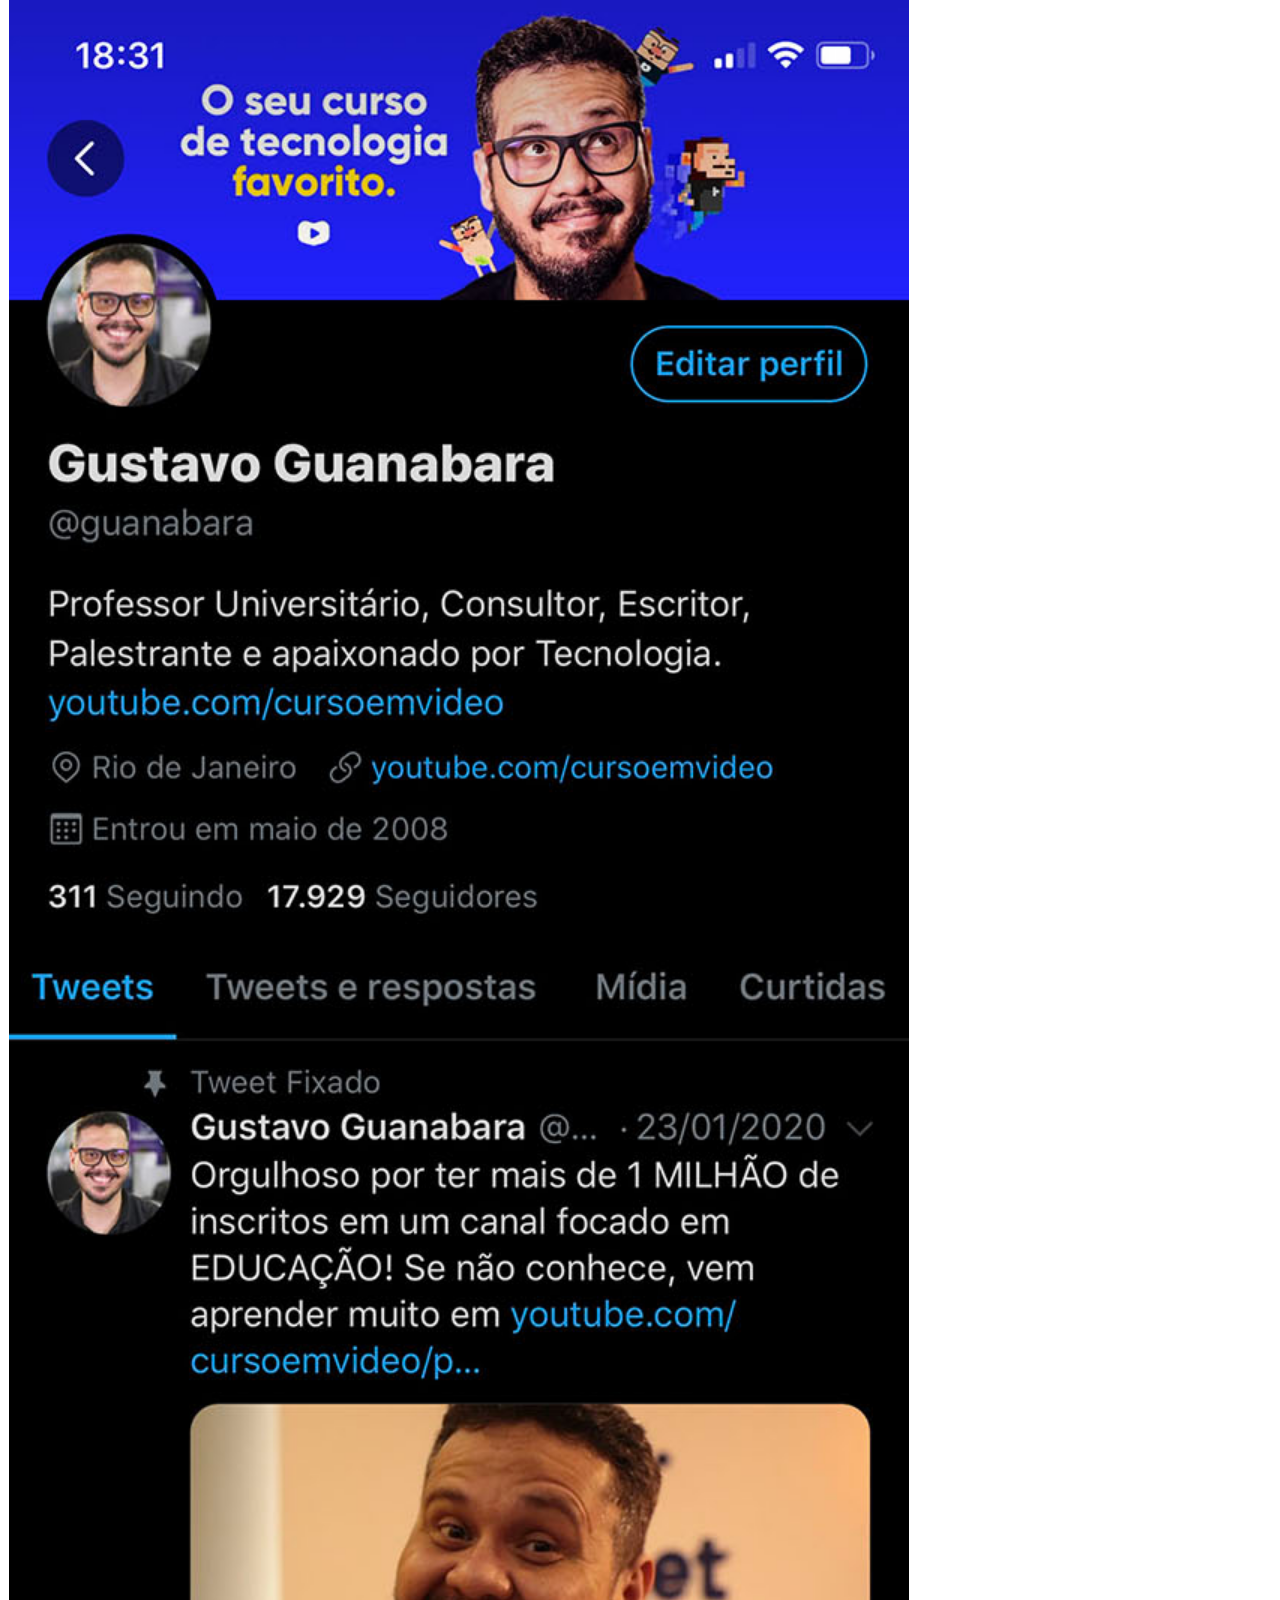
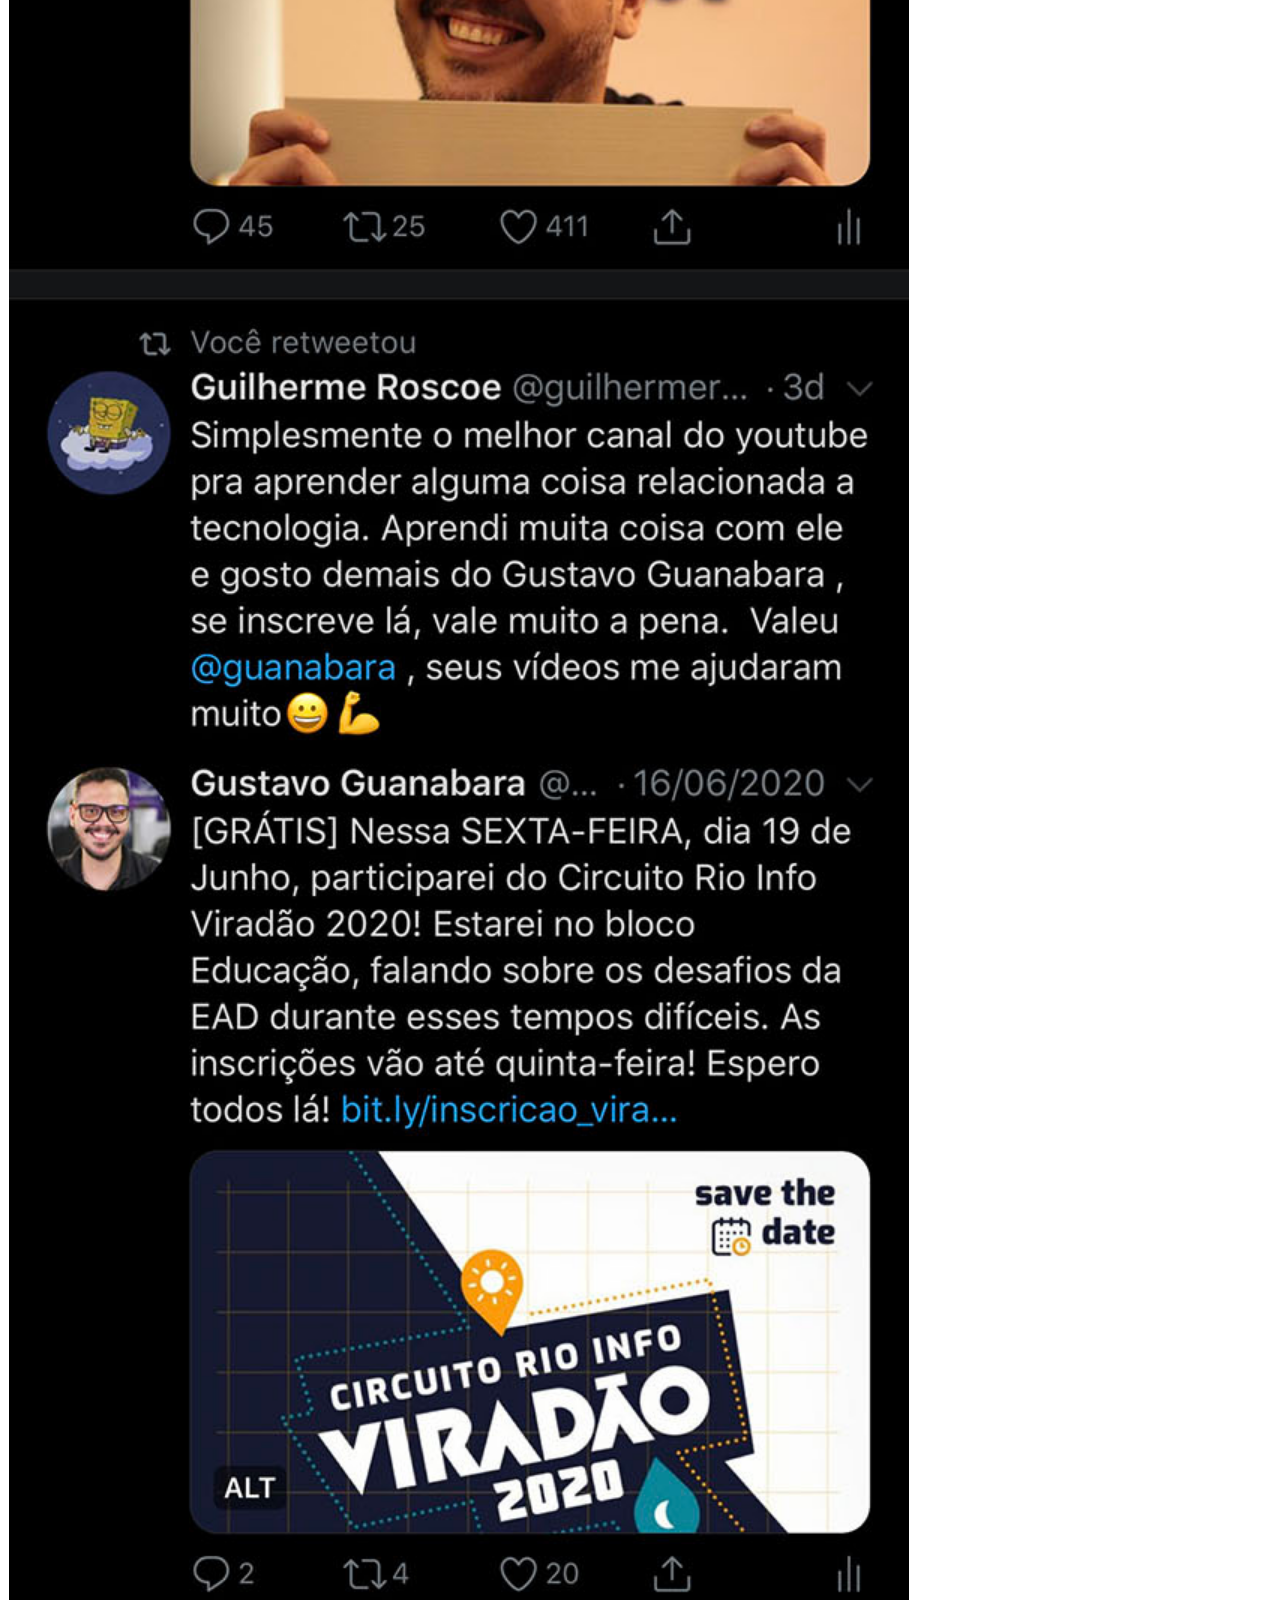
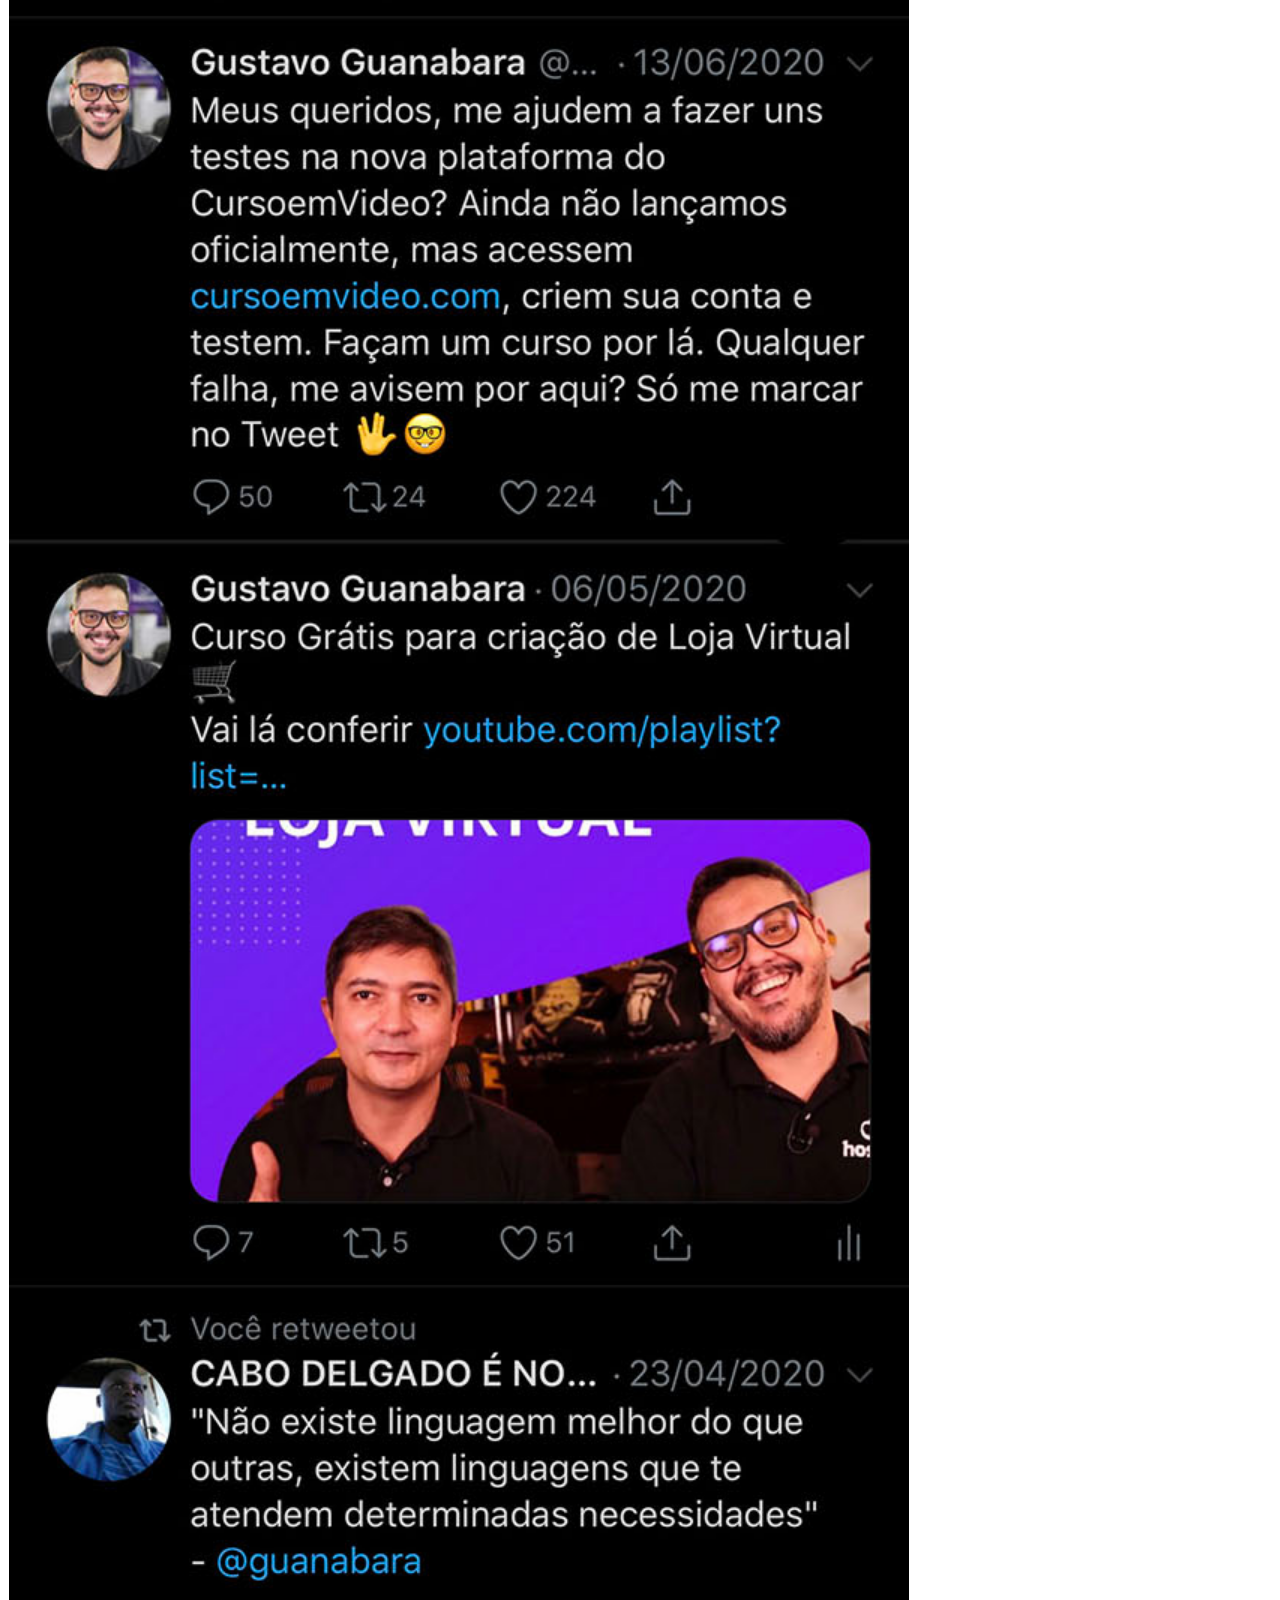
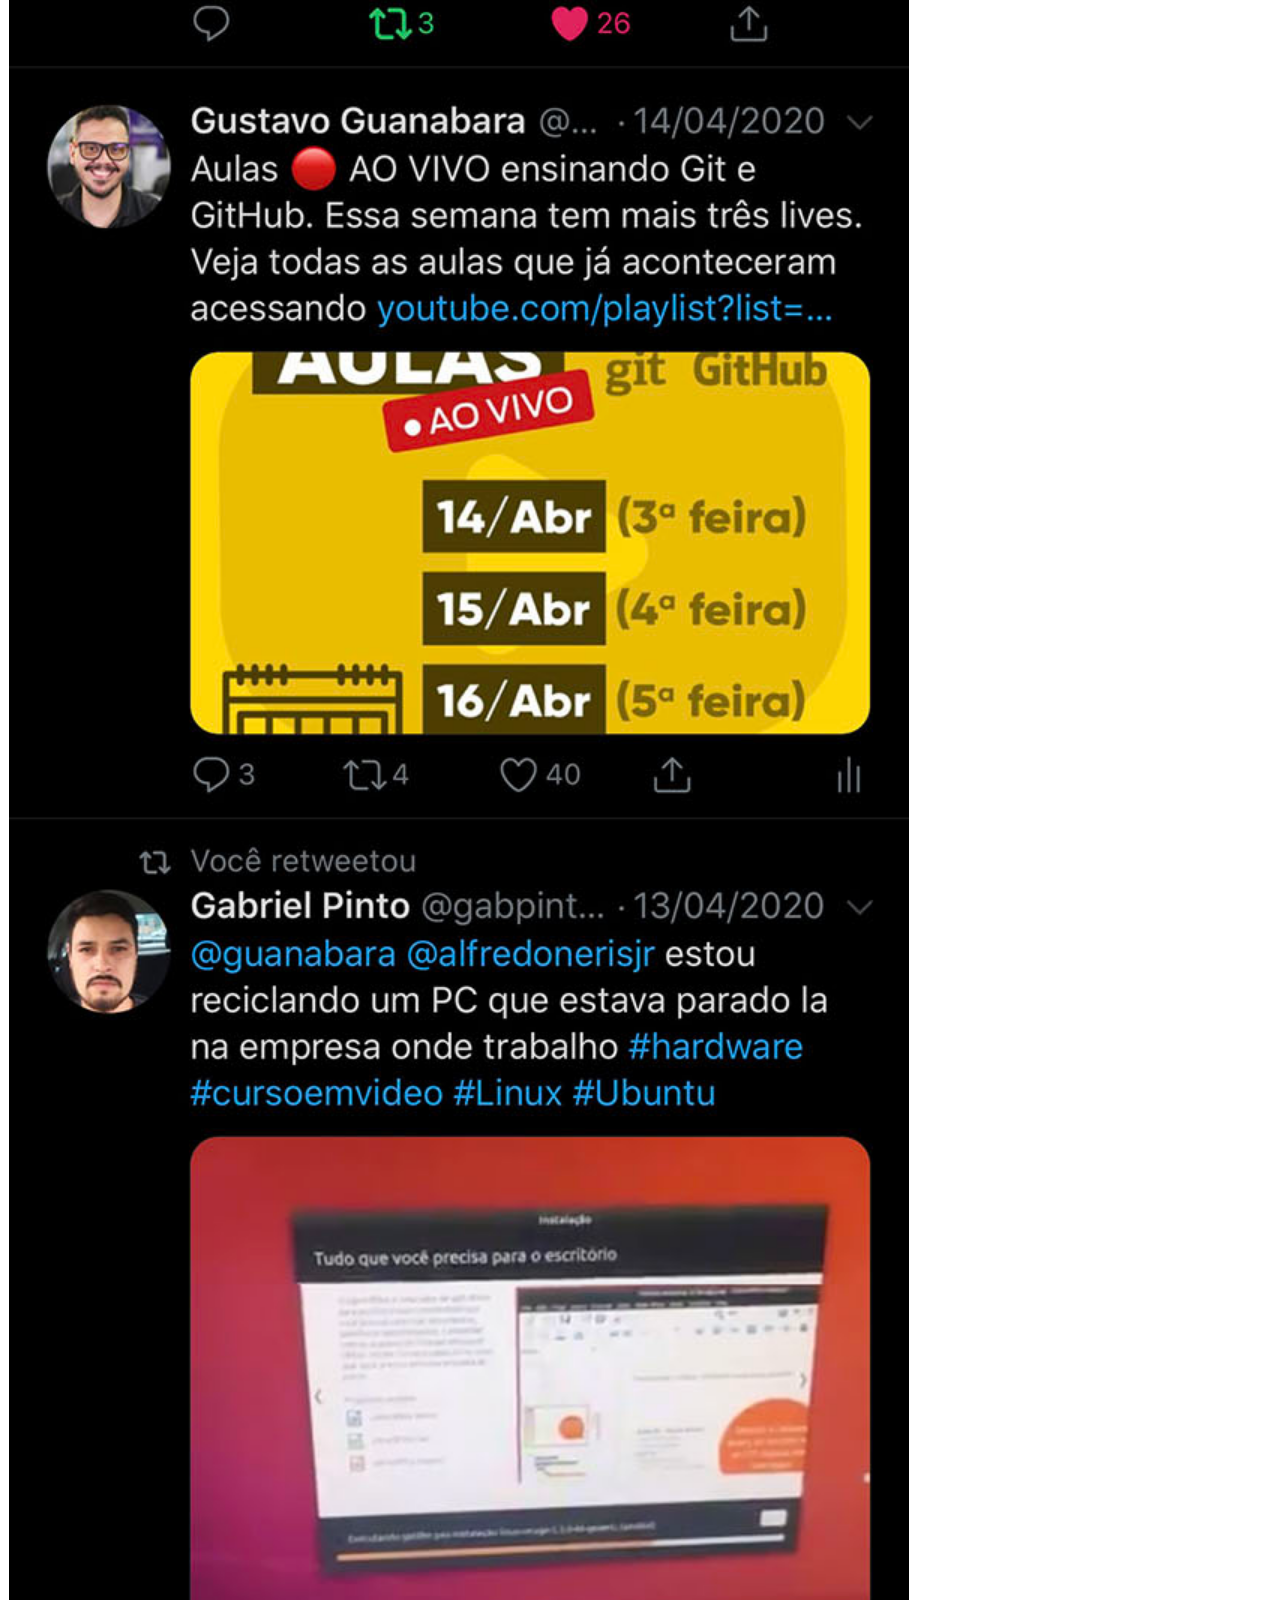
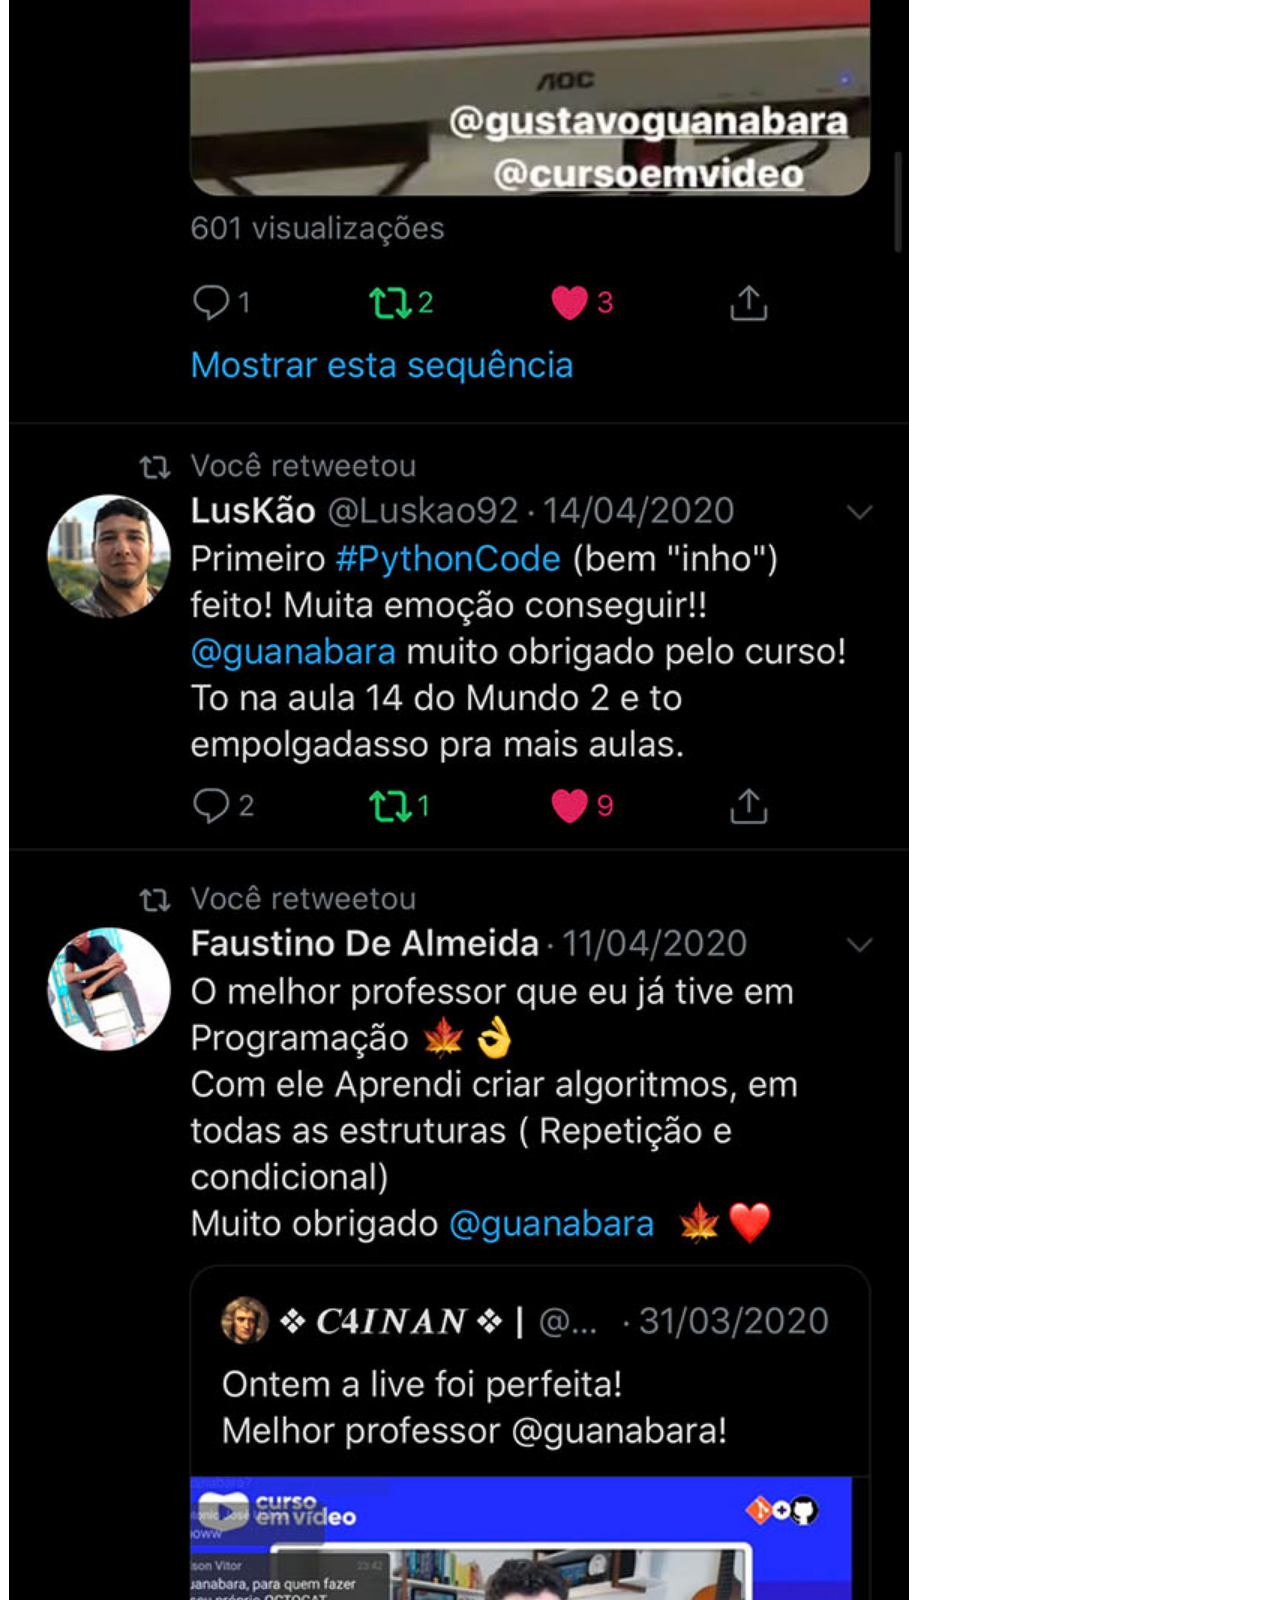
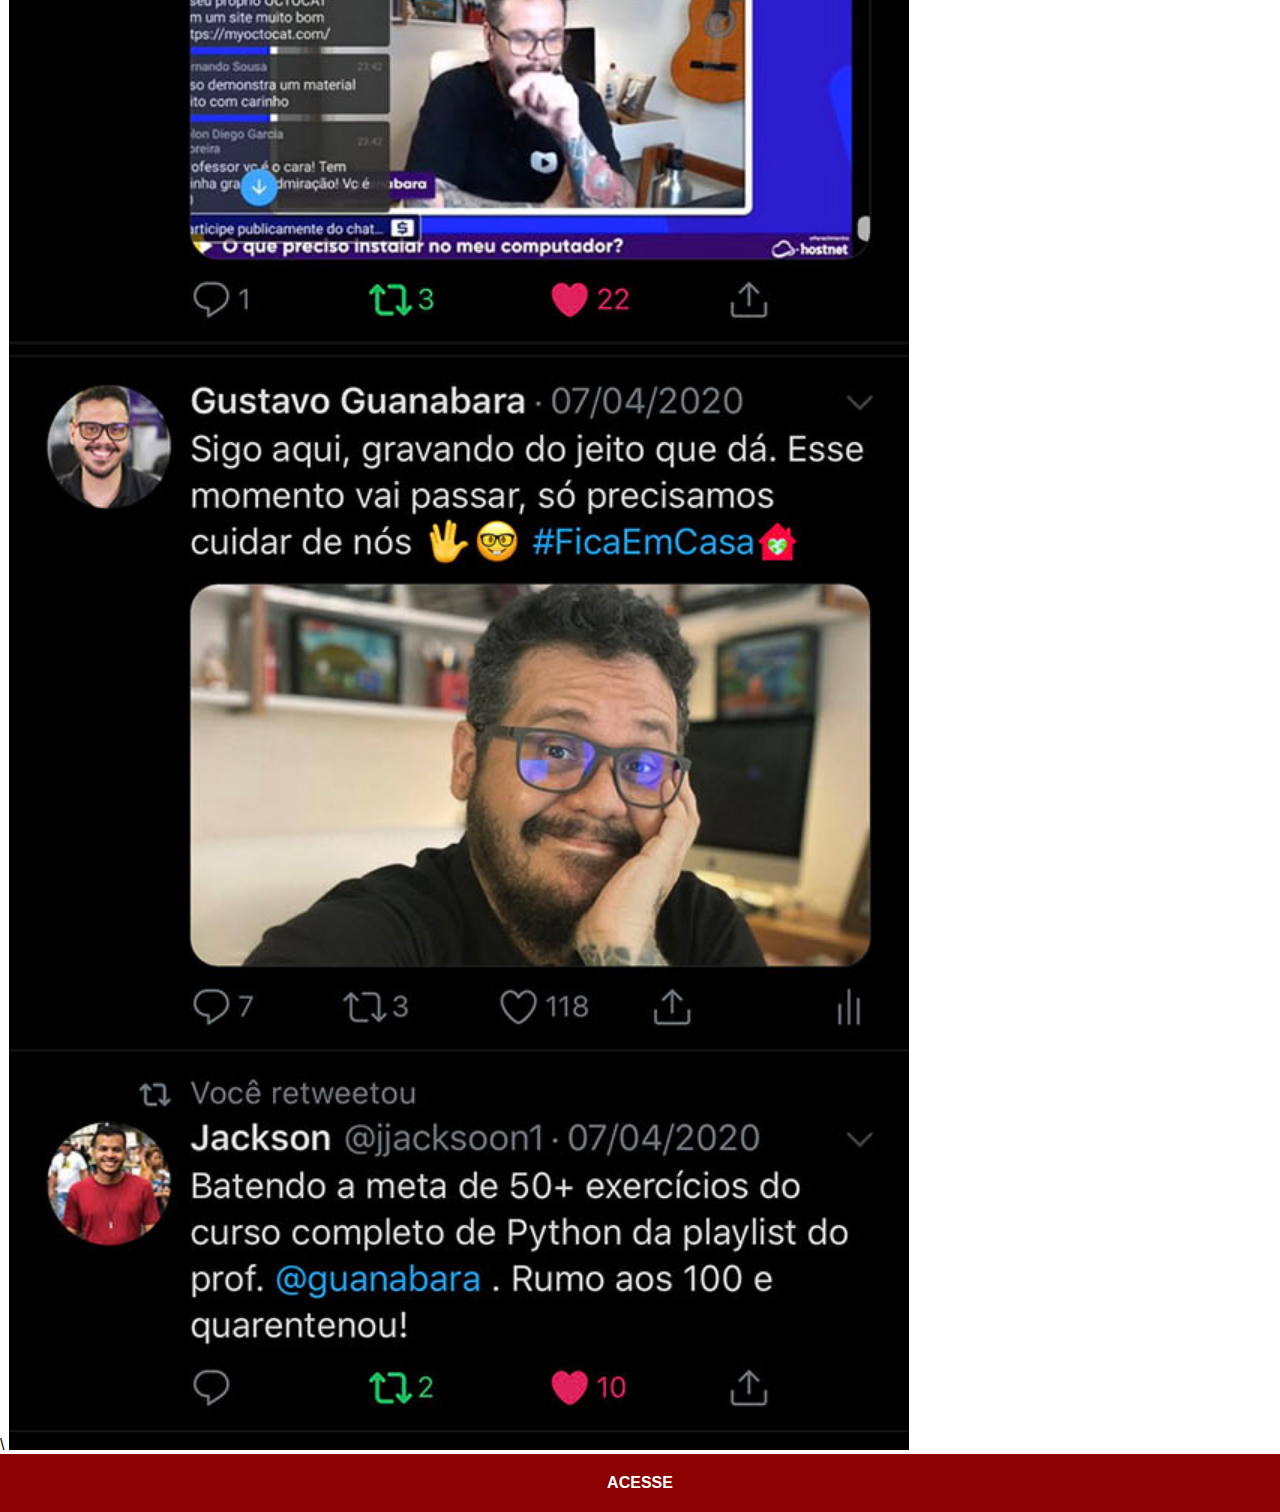
<file: twitter.html>
<!DOCTYPE html>
<html lang="pt-br">
<head>
    <meta charset="UTF-8">
    <meta name="viewport" content="width=device-width, initial-scale=1.0">
    <title>Twitter</title>\
    <link rel="stylesheet" href="estilo/social.css">
</head>
<body>
    <img src="imagens/tela-twitter.jpg" alt="Twitter">
    <a href="https://x.com/guanabara/status/1624558020586885121" target="_blank">ACESSE</a>
</body>
</html>
</file>
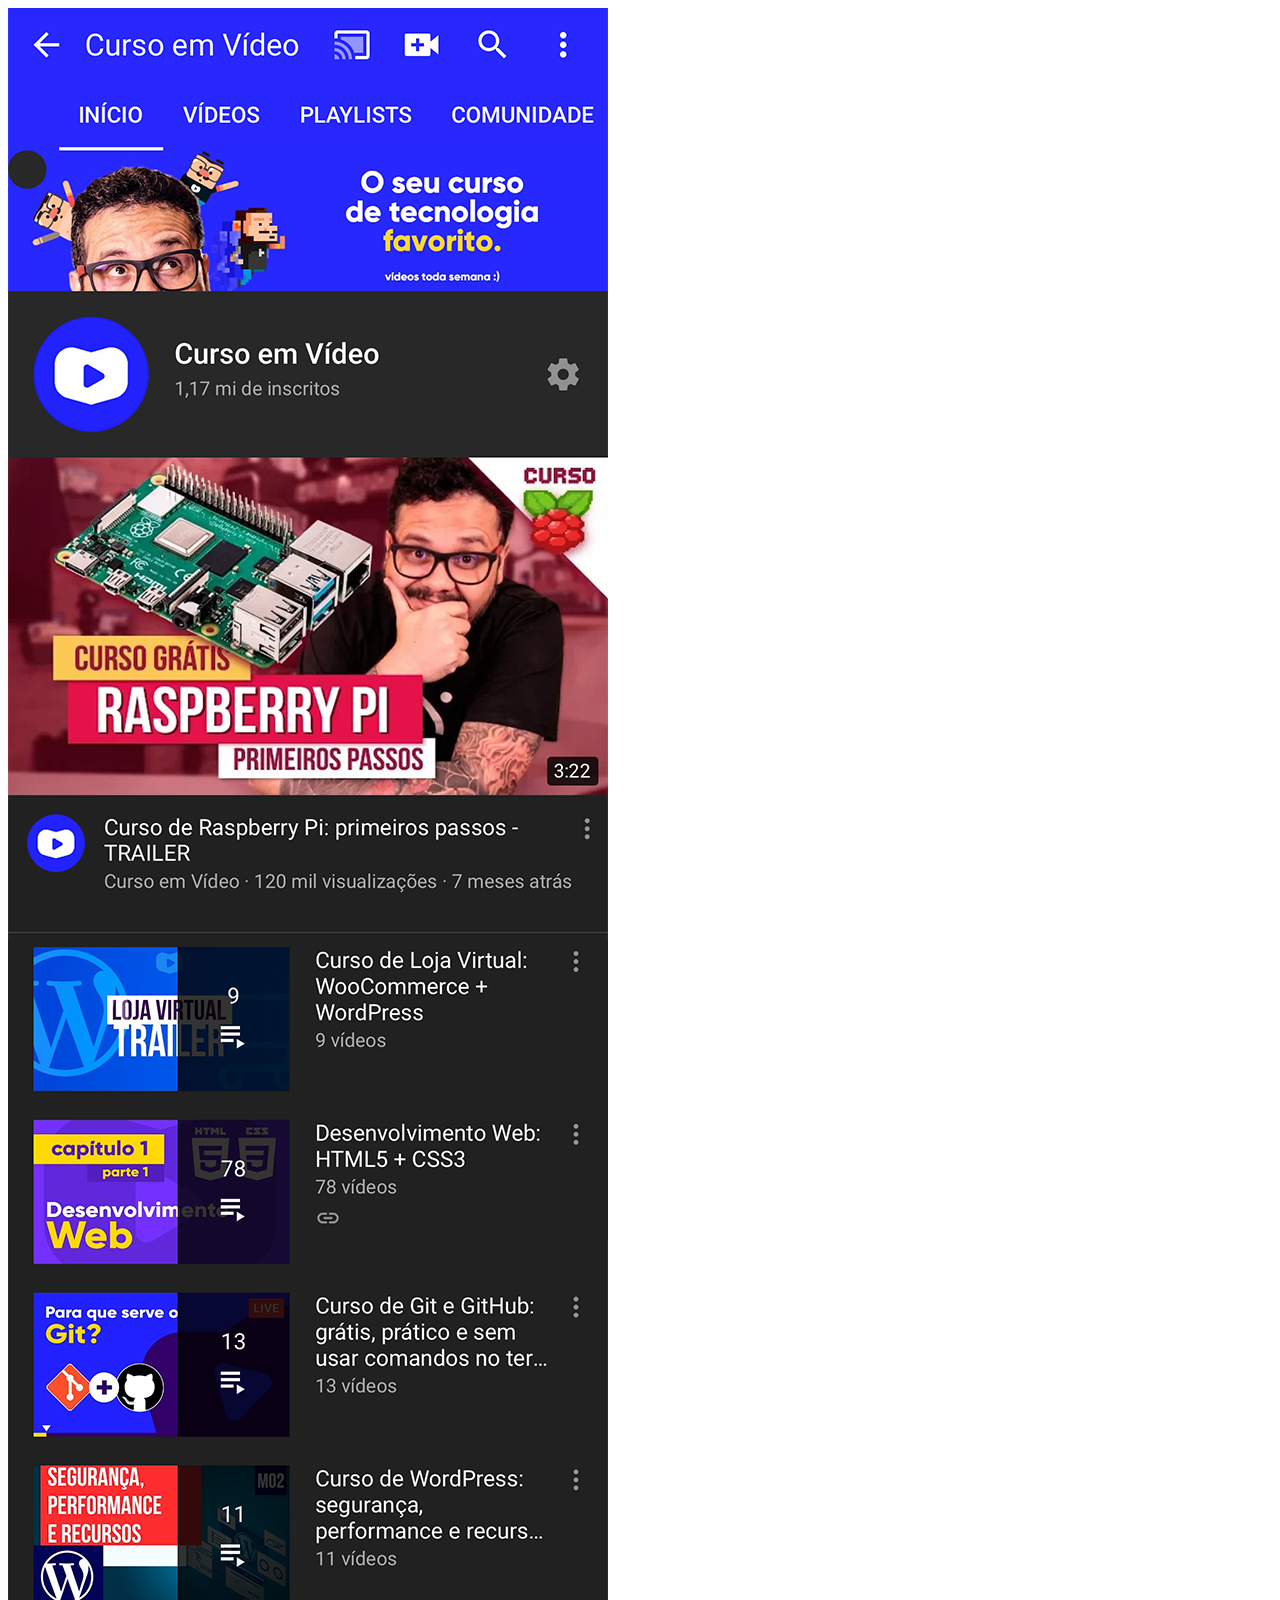
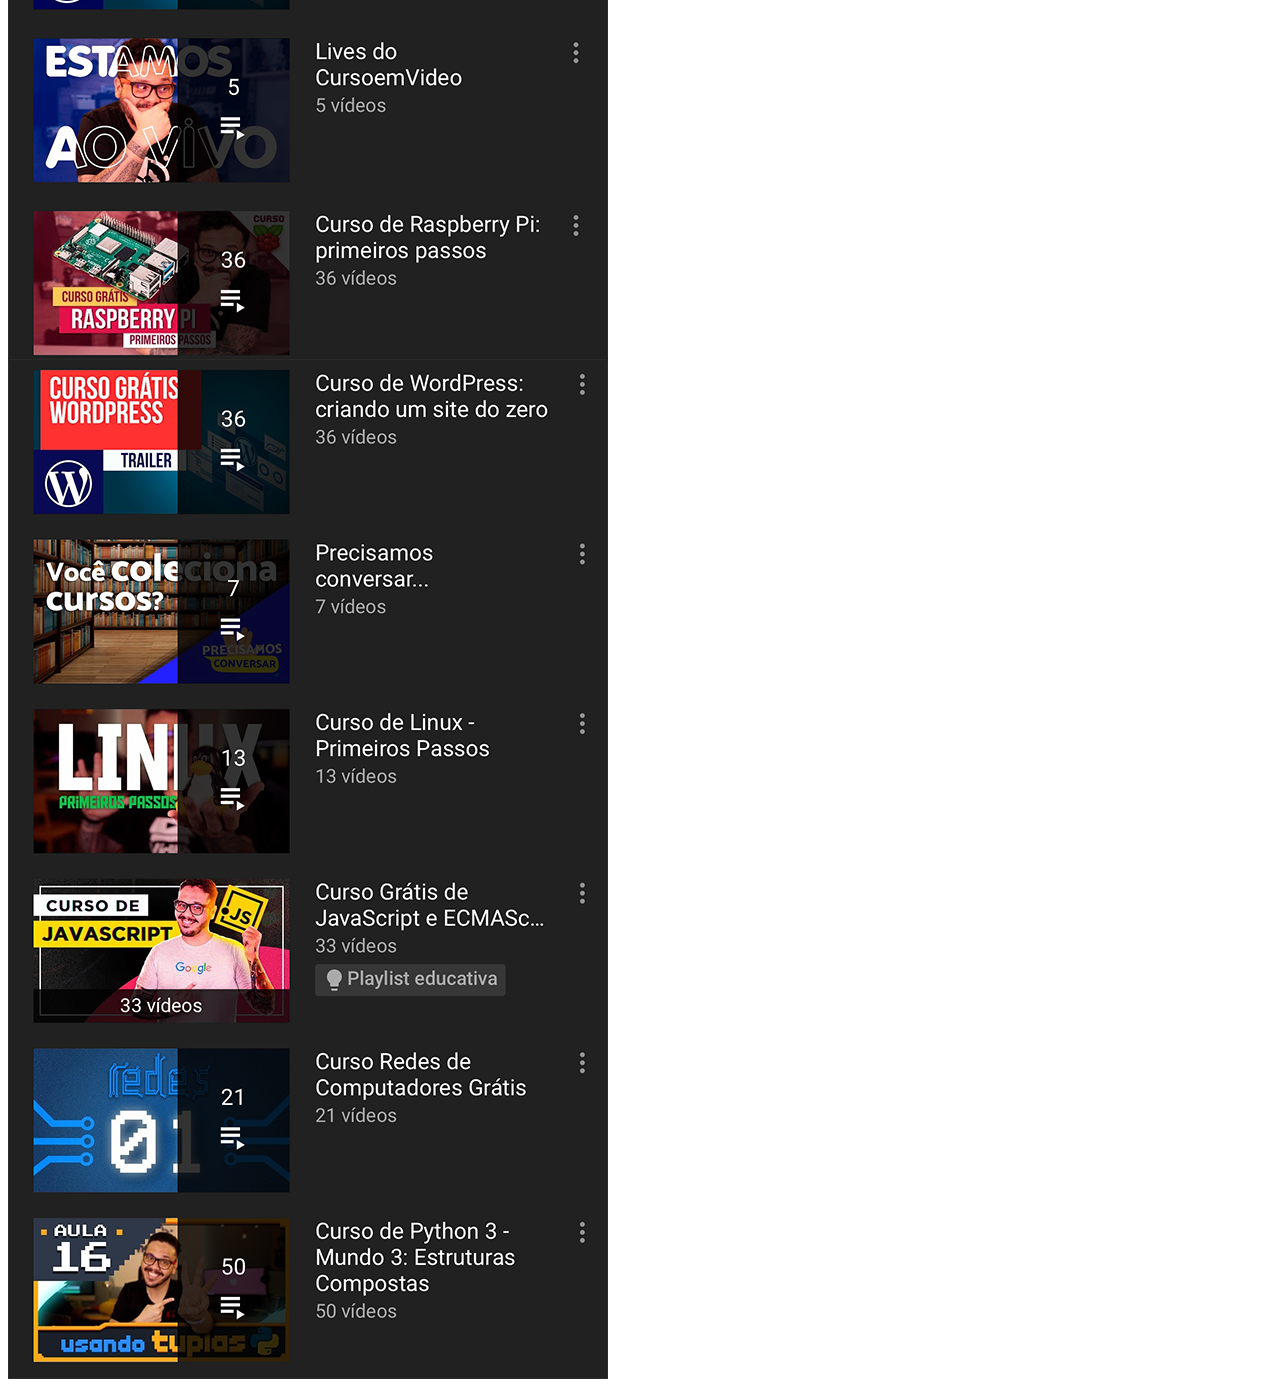
<file: youtube.html>
<!DOCTYPE html>
<html lang="pt-br">
<head>
    <meta charset="UTF-8">
    <meta name="viewport" content="width=device-width, initial-scale=1.0">
    <title>Youtube</title>
    <style>

    </style>
</head>
<body>
    <img src="imagens/tela-youtube.png" alt="Youtube">
    <a href="" target="_blank
    "></a>
</body>
</html>
</file>
<file: estilo/style.css>
@charset "UTF-8";

*{
    margin: 0;
    padding: 0;
    font-family: Arial, Helvetica, sans-serif;
}

html, body{
    height: 100vh;
    width: 100vw;
    background-color: black;
}

body{
    background: url(../imagens/fundo-madeira.jpg) no-repeat top center fixed;
    background-size: cover;

}

main{
    height: 100vh;
    position: relative;
}

section#telefone{
    position: absolute;
    top: 50%;
    left: 50%;
    transform: translate(-50%, -50%);
    width: 310px;
    height: 627px;
    background: url('../imagens/frame-iphone.png') no-repeat;
}

iframe#tela{
    position: relative;
    top: 80px;
    left: 23px;
    width: 270px;
    height: 470px;
}

section#redes{
    text-align: right;
}

section#redes img{
    width: 50px;
    margin: 10px;
    border-radius: 50%;
    box-shadow: 2px 2px 5px rgba(0, 0, 0, 0.336);
    box-sizing: border-box;
}

section#redes img:hover{
    border: 2px solid rgba(255, 255, 255, 0.575);
    transform: translate(-3px, -3px);
    transition: transform .4s;
}
</file>
<file: estilo/social.css>
@charset "UTF-8";
*{
    margin: 0px;
    padding:0px;
    font-family: Arial, Helvetica, sans-serif;
    
}

::-webkit-scrollbar{
    width: 0px;
    height: 0px;
}
img{
    width:100vh;

}
a{
    display: block;
    background-color: darkred;
    color: white;
    padding: 20px;
    text-align: center;
    font-weight: bolder;
    text-decoration: none;
}

a:hover{
    background-color: red;
}
</file>
